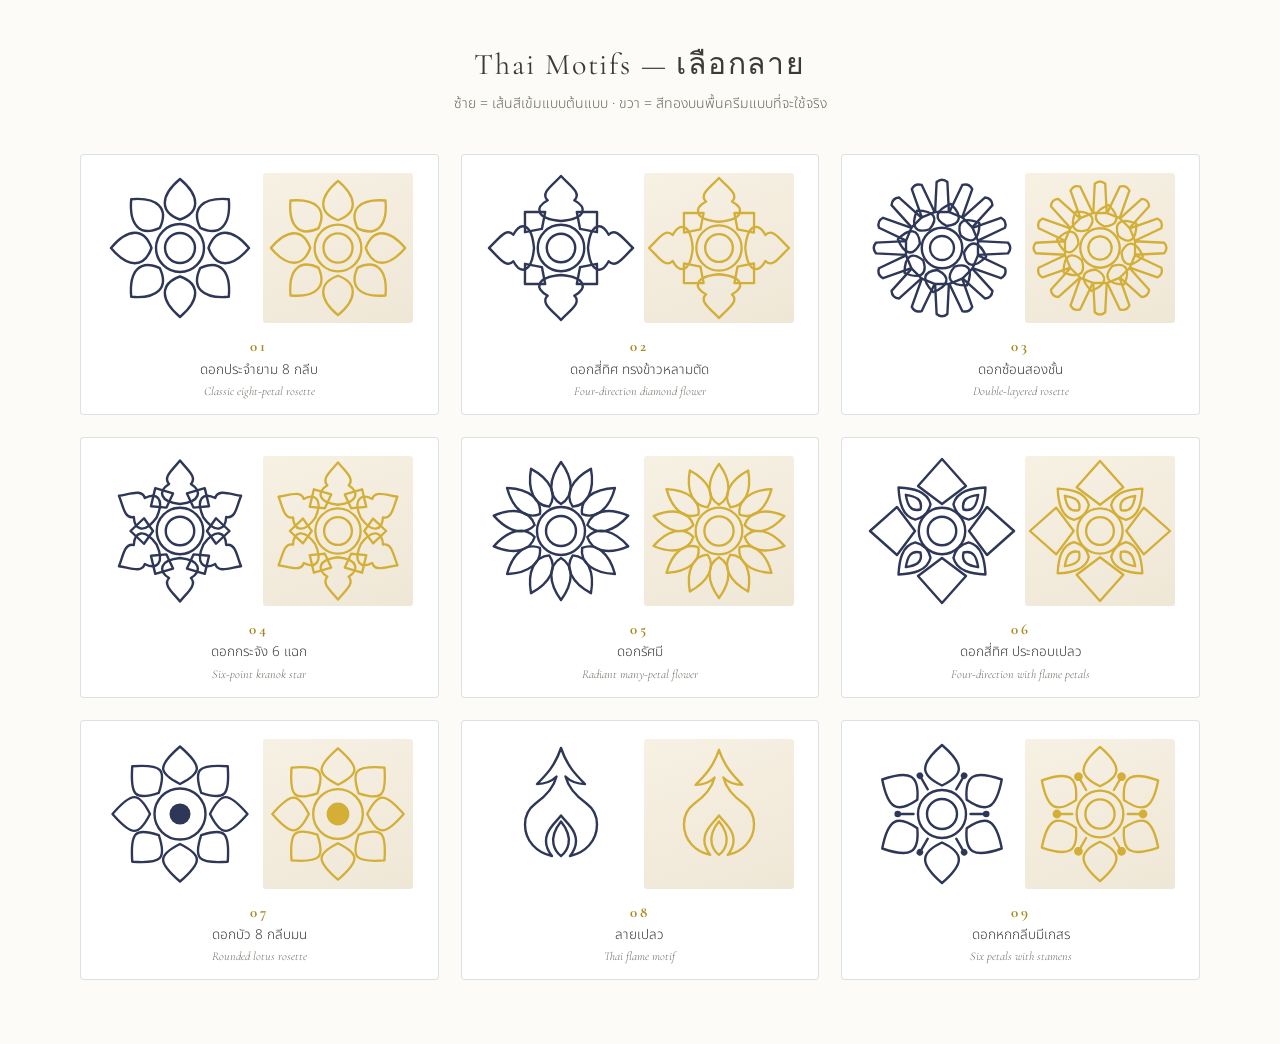
<file: motifs.html>
<!DOCTYPE html>
<html lang="th"><head><meta charset="utf-8">
<meta name="viewport" content="width=device-width,initial-scale=1">
<title>ลายไทย — เลือกแบบ</title>
<link href="https://fonts.googleapis.com/css2?family=Cormorant+Garamond:wght@400;500&family=Noto+Sans+Thai:wght@300;400;500&display=swap" rel="stylesheet">
<style>
  :root{ --ivory:#FDFBF7; --ink:#3B3A36; --gold:#D4AF37; --gold-deep:#A98A20; --dusty:#8A9EA7 }
  *{box-sizing:border-box}
  body{margin:0;padding:40px 24px 64px;background:var(--ivory);color:var(--ink);
       font-family:"Noto Sans Thai",sans-serif;font-weight:300}
  h1{font-family:"Cormorant Garamond",serif;font-weight:400;text-align:center;
     font-size:30px;letter-spacing:.06em;margin:0 0 6px}
  .sub{text-align:center;color:#6B6960;font-size:14px;margin:0 0 40px}
  .grid{display:grid;gap:22px;max-width:1120px;margin:0 auto;
        grid-template-columns:repeat(auto-fill,minmax(330px,1fr))}
  .m{margin:0;background:#fff;border:1px solid rgba(138,158,167,.3);border-radius:4px;
     padding:18px 14px 14px;text-align:center}
  .art{display:flex;gap:8px;justify-content:center;align-items:center}
  .art svg{width:150px;height:150px}
  .motif path,.motif circle{fill:none;stroke:#2E3757;stroke-width:1.6;
     stroke-linejoin:round;stroke-linecap:round}
  .motif .fill{fill:#2E3757;stroke:none}
  .gold .motif path,.gold .motif circle{stroke:var(--gold)}
  .gold .motif .fill{fill:var(--gold)}
  .gold{background:linear-gradient(160deg,#F7F1E4,#EFE7D6);border-radius:3px;padding:2px}
  figcaption{margin-top:12px;font-size:13.5px;line-height:1.5}
  figcaption b{display:block;font-family:"Cormorant Garamond",serif;color:var(--gold-deep);
     font-size:15px;letter-spacing:.2em;margin-bottom:2px}
  figcaption em{display:block;font-family:"Cormorant Garamond",serif;font-style:italic;
     font-size:12px;color:#6B6960;margin-top:2px}
</style></head>
<body>
<h1>Thai Motifs — เลือกลาย</h1>
<p class="sub">ซ้าย = เส้นสีเข้มแบบต้นแบบ · ขวา = สีทองบนพื้นครีมแบบที่จะใช้จริง</p>
<div class="grid">
  <figure class="m">
    <div class="art">
      <svg viewBox="0 0 100 100" aria-hidden="true"><g class="motif"><g transform="rotate(0.00 50 50)"><path d="M50 31 C36.5 26.14 36.5 15.34 50 4 C63.5 15.34 63.5 26.14 50 31 Z"/></g><g transform="rotate(45.00 50 50)"><path d="M50 31 C36.5 26.14 36.5 15.34 50 4 C63.5 15.34 63.5 26.14 50 31 Z"/></g><g transform="rotate(90.00 50 50)"><path d="M50 31 C36.5 26.14 36.5 15.34 50 4 C63.5 15.34 63.5 26.14 50 31 Z"/></g><g transform="rotate(135.00 50 50)"><path d="M50 31 C36.5 26.14 36.5 15.34 50 4 C63.5 15.34 63.5 26.14 50 31 Z"/></g><g transform="rotate(180.00 50 50)"><path d="M50 31 C36.5 26.14 36.5 15.34 50 4 C63.5 15.34 63.5 26.14 50 31 Z"/></g><g transform="rotate(225.00 50 50)"><path d="M50 31 C36.5 26.14 36.5 15.34 50 4 C63.5 15.34 63.5 26.14 50 31 Z"/></g><g transform="rotate(270.00 50 50)"><path d="M50 31 C36.5 26.14 36.5 15.34 50 4 C63.5 15.34 63.5 26.14 50 31 Z"/></g><g transform="rotate(315.00 50 50)"><path d="M50 31 C36.5 26.14 36.5 15.34 50 4 C63.5 15.34 63.5 26.14 50 31 Z"/></g><circle cx="50" cy="50" r="16"/><circle cx="50" cy="50" r="10"/></g></svg>
      <svg viewBox="0 0 100 100" class="gold" aria-hidden="true"><g class="motif"><g transform="rotate(0.00 50 50)"><path d="M50 31 C36.5 26.14 36.5 15.34 50 4 C63.5 15.34 63.5 26.14 50 31 Z"/></g><g transform="rotate(45.00 50 50)"><path d="M50 31 C36.5 26.14 36.5 15.34 50 4 C63.5 15.34 63.5 26.14 50 31 Z"/></g><g transform="rotate(90.00 50 50)"><path d="M50 31 C36.5 26.14 36.5 15.34 50 4 C63.5 15.34 63.5 26.14 50 31 Z"/></g><g transform="rotate(135.00 50 50)"><path d="M50 31 C36.5 26.14 36.5 15.34 50 4 C63.5 15.34 63.5 26.14 50 31 Z"/></g><g transform="rotate(180.00 50 50)"><path d="M50 31 C36.5 26.14 36.5 15.34 50 4 C63.5 15.34 63.5 26.14 50 31 Z"/></g><g transform="rotate(225.00 50 50)"><path d="M50 31 C36.5 26.14 36.5 15.34 50 4 C63.5 15.34 63.5 26.14 50 31 Z"/></g><g transform="rotate(270.00 50 50)"><path d="M50 31 C36.5 26.14 36.5 15.34 50 4 C63.5 15.34 63.5 26.14 50 31 Z"/></g><g transform="rotate(315.00 50 50)"><path d="M50 31 C36.5 26.14 36.5 15.34 50 4 C63.5 15.34 63.5 26.14 50 31 Z"/></g><circle cx="50" cy="50" r="16"/><circle cx="50" cy="50" r="10"/></g></svg>
    </div>
    <figcaption><b>01</b> ดอกประจำยาม 8 กลีบ<em>Classic eight-petal rosette</em></figcaption>
  </figure>
  <figure class="m">
    <div class="art">
      <svg viewBox="0 0 100 100" aria-hidden="true"><g class="motif"><g transform="rotate(0.00 50 50)"><path d="M50 32 C33 30.5 32.32 23 41.16 18.2 C35.72 13.4 44.56 8 50 2 C55.44 8 64.28 13.4 58.84 18.2 C67.68 23 67 30.5 50 32 Z"/></g><g transform="rotate(90.00 50 50)"><path d="M50 32 C33 30.5 32.32 23 41.16 18.2 C35.72 13.4 44.56 8 50 2 C55.44 8 64.28 13.4 58.84 18.2 C67.68 23 67 30.5 50 32 Z"/></g><g transform="rotate(180.00 50 50)"><path d="M50 32 C33 30.5 32.32 23 41.16 18.2 C35.72 13.4 44.56 8 50 2 C55.44 8 64.28 13.4 58.84 18.2 C67.68 23 67 30.5 50 32 Z"/></g><g transform="rotate(270.00 50 50)"><path d="M50 32 C33 30.5 32.32 23 41.16 18.2 C35.72 13.4 44.56 8 50 2 C55.44 8 64.28 13.4 58.84 18.2 C67.68 23 67 30.5 50 32 Z"/></g><g transform="rotate(45.00 50 50)"><path d="M50 32 L40.5 25.6 L50 16 L59.5 25.6 Z"/></g><g transform="rotate(135.00 50 50)"><path d="M50 32 L40.5 25.6 L50 16 L59.5 25.6 Z"/></g><g transform="rotate(225.00 50 50)"><path d="M50 32 L40.5 25.6 L50 16 L59.5 25.6 Z"/></g><g transform="rotate(315.00 50 50)"><path d="M50 32 L40.5 25.6 L50 16 L59.5 25.6 Z"/></g><circle cx="50" cy="50" r="15.5"/><circle cx="50" cy="50" r="9.5"/></g></svg>
      <svg viewBox="0 0 100 100" class="gold" aria-hidden="true"><g class="motif"><g transform="rotate(0.00 50 50)"><path d="M50 32 C33 30.5 32.32 23 41.16 18.2 C35.72 13.4 44.56 8 50 2 C55.44 8 64.28 13.4 58.84 18.2 C67.68 23 67 30.5 50 32 Z"/></g><g transform="rotate(90.00 50 50)"><path d="M50 32 C33 30.5 32.32 23 41.16 18.2 C35.72 13.4 44.56 8 50 2 C55.44 8 64.28 13.4 58.84 18.2 C67.68 23 67 30.5 50 32 Z"/></g><g transform="rotate(180.00 50 50)"><path d="M50 32 C33 30.5 32.32 23 41.16 18.2 C35.72 13.4 44.56 8 50 2 C55.44 8 64.28 13.4 58.84 18.2 C67.68 23 67 30.5 50 32 Z"/></g><g transform="rotate(270.00 50 50)"><path d="M50 32 C33 30.5 32.32 23 41.16 18.2 C35.72 13.4 44.56 8 50 2 C55.44 8 64.28 13.4 58.84 18.2 C67.68 23 67 30.5 50 32 Z"/></g><g transform="rotate(45.00 50 50)"><path d="M50 32 L40.5 25.6 L50 16 L59.5 25.6 Z"/></g><g transform="rotate(135.00 50 50)"><path d="M50 32 L40.5 25.6 L50 16 L59.5 25.6 Z"/></g><g transform="rotate(225.00 50 50)"><path d="M50 32 L40.5 25.6 L50 16 L59.5 25.6 Z"/></g><g transform="rotate(315.00 50 50)"><path d="M50 32 L40.5 25.6 L50 16 L59.5 25.6 Z"/></g><circle cx="50" cy="50" r="15.5"/><circle cx="50" cy="50" r="9.5"/></g></svg>
    </div>
    <figcaption><b>02</b> ดอกสี่ทิศ ทรงข้าวหลามตัด<em>Four-direction diamond flower</em></figcaption>
  </figure>
  <figure class="m">
    <div class="art">
      <svg viewBox="0 0 100 100" aria-hidden="true"><g class="motif"><g transform="rotate(0.00 50 50)"><path d="M45.4 26 L46.412 6 Q50 3 53.588 6 L54.6 26 Z"/></g><g transform="rotate(22.50 50 50)"><path d="M45.4 26 L46.412 6 Q50 3 53.588 6 L54.6 26 Z"/></g><g transform="rotate(45.00 50 50)"><path d="M45.4 26 L46.412 6 Q50 3 53.588 6 L54.6 26 Z"/></g><g transform="rotate(67.50 50 50)"><path d="M45.4 26 L46.412 6 Q50 3 53.588 6 L54.6 26 Z"/></g><g transform="rotate(90.00 50 50)"><path d="M45.4 26 L46.412 6 Q50 3 53.588 6 L54.6 26 Z"/></g><g transform="rotate(112.50 50 50)"><path d="M45.4 26 L46.412 6 Q50 3 53.588 6 L54.6 26 Z"/></g><g transform="rotate(135.00 50 50)"><path d="M45.4 26 L46.412 6 Q50 3 53.588 6 L54.6 26 Z"/></g><g transform="rotate(157.50 50 50)"><path d="M45.4 26 L46.412 6 Q50 3 53.588 6 L54.6 26 Z"/></g><g transform="rotate(180.00 50 50)"><path d="M45.4 26 L46.412 6 Q50 3 53.588 6 L54.6 26 Z"/></g><g transform="rotate(202.50 50 50)"><path d="M45.4 26 L46.412 6 Q50 3 53.588 6 L54.6 26 Z"/></g><g transform="rotate(225.00 50 50)"><path d="M45.4 26 L46.412 6 Q50 3 53.588 6 L54.6 26 Z"/></g><g transform="rotate(247.50 50 50)"><path d="M45.4 26 L46.412 6 Q50 3 53.588 6 L54.6 26 Z"/></g><g transform="rotate(270.00 50 50)"><path d="M45.4 26 L46.412 6 Q50 3 53.588 6 L54.6 26 Z"/></g><g transform="rotate(292.50 50 50)"><path d="M45.4 26 L46.412 6 Q50 3 53.588 6 L54.6 26 Z"/></g><g transform="rotate(315.00 50 50)"><path d="M45.4 26 L46.412 6 Q50 3 53.588 6 L54.6 26 Z"/></g><g transform="rotate(337.50 50 50)"><path d="M45.4 26 L46.412 6 Q50 3 53.588 6 L54.6 26 Z"/></g><g transform="rotate(11.25 50 50)"><path d="M50 35 C40.5 32.3 40.5 26.3 50 20 C59.5 26.3 59.5 32.3 50 35 Z"/></g><g transform="rotate(56.25 50 50)"><path d="M50 35 C40.5 32.3 40.5 26.3 50 20 C59.5 26.3 59.5 32.3 50 35 Z"/></g><g transform="rotate(101.25 50 50)"><path d="M50 35 C40.5 32.3 40.5 26.3 50 20 C59.5 26.3 59.5 32.3 50 35 Z"/></g><g transform="rotate(146.25 50 50)"><path d="M50 35 C40.5 32.3 40.5 26.3 50 20 C59.5 26.3 59.5 32.3 50 35 Z"/></g><g transform="rotate(191.25 50 50)"><path d="M50 35 C40.5 32.3 40.5 26.3 50 20 C59.5 26.3 59.5 32.3 50 35 Z"/></g><g transform="rotate(236.25 50 50)"><path d="M50 35 C40.5 32.3 40.5 26.3 50 20 C59.5 26.3 59.5 32.3 50 35 Z"/></g><g transform="rotate(281.25 50 50)"><path d="M50 35 C40.5 32.3 40.5 26.3 50 20 C59.5 26.3 59.5 32.3 50 35 Z"/></g><g transform="rotate(326.25 50 50)"><path d="M50 35 C40.5 32.3 40.5 26.3 50 20 C59.5 26.3 59.5 32.3 50 35 Z"/></g><circle cx="50" cy="50" r="13.5"/><circle cx="50" cy="50" r="8"/></g></svg>
      <svg viewBox="0 0 100 100" class="gold" aria-hidden="true"><g class="motif"><g transform="rotate(0.00 50 50)"><path d="M45.4 26 L46.412 6 Q50 3 53.588 6 L54.6 26 Z"/></g><g transform="rotate(22.50 50 50)"><path d="M45.4 26 L46.412 6 Q50 3 53.588 6 L54.6 26 Z"/></g><g transform="rotate(45.00 50 50)"><path d="M45.4 26 L46.412 6 Q50 3 53.588 6 L54.6 26 Z"/></g><g transform="rotate(67.50 50 50)"><path d="M45.4 26 L46.412 6 Q50 3 53.588 6 L54.6 26 Z"/></g><g transform="rotate(90.00 50 50)"><path d="M45.4 26 L46.412 6 Q50 3 53.588 6 L54.6 26 Z"/></g><g transform="rotate(112.50 50 50)"><path d="M45.4 26 L46.412 6 Q50 3 53.588 6 L54.6 26 Z"/></g><g transform="rotate(135.00 50 50)"><path d="M45.4 26 L46.412 6 Q50 3 53.588 6 L54.6 26 Z"/></g><g transform="rotate(157.50 50 50)"><path d="M45.4 26 L46.412 6 Q50 3 53.588 6 L54.6 26 Z"/></g><g transform="rotate(180.00 50 50)"><path d="M45.4 26 L46.412 6 Q50 3 53.588 6 L54.6 26 Z"/></g><g transform="rotate(202.50 50 50)"><path d="M45.4 26 L46.412 6 Q50 3 53.588 6 L54.6 26 Z"/></g><g transform="rotate(225.00 50 50)"><path d="M45.4 26 L46.412 6 Q50 3 53.588 6 L54.6 26 Z"/></g><g transform="rotate(247.50 50 50)"><path d="M45.4 26 L46.412 6 Q50 3 53.588 6 L54.6 26 Z"/></g><g transform="rotate(270.00 50 50)"><path d="M45.4 26 L46.412 6 Q50 3 53.588 6 L54.6 26 Z"/></g><g transform="rotate(292.50 50 50)"><path d="M45.4 26 L46.412 6 Q50 3 53.588 6 L54.6 26 Z"/></g><g transform="rotate(315.00 50 50)"><path d="M45.4 26 L46.412 6 Q50 3 53.588 6 L54.6 26 Z"/></g><g transform="rotate(337.50 50 50)"><path d="M45.4 26 L46.412 6 Q50 3 53.588 6 L54.6 26 Z"/></g><g transform="rotate(11.25 50 50)"><path d="M50 35 C40.5 32.3 40.5 26.3 50 20 C59.5 26.3 59.5 32.3 50 35 Z"/></g><g transform="rotate(56.25 50 50)"><path d="M50 35 C40.5 32.3 40.5 26.3 50 20 C59.5 26.3 59.5 32.3 50 35 Z"/></g><g transform="rotate(101.25 50 50)"><path d="M50 35 C40.5 32.3 40.5 26.3 50 20 C59.5 26.3 59.5 32.3 50 35 Z"/></g><g transform="rotate(146.25 50 50)"><path d="M50 35 C40.5 32.3 40.5 26.3 50 20 C59.5 26.3 59.5 32.3 50 35 Z"/></g><g transform="rotate(191.25 50 50)"><path d="M50 35 C40.5 32.3 40.5 26.3 50 20 C59.5 26.3 59.5 32.3 50 35 Z"/></g><g transform="rotate(236.25 50 50)"><path d="M50 35 C40.5 32.3 40.5 26.3 50 20 C59.5 26.3 59.5 32.3 50 35 Z"/></g><g transform="rotate(281.25 50 50)"><path d="M50 35 C40.5 32.3 40.5 26.3 50 20 C59.5 26.3 59.5 32.3 50 35 Z"/></g><g transform="rotate(326.25 50 50)"><path d="M50 35 C40.5 32.3 40.5 26.3 50 20 C59.5 26.3 59.5 32.3 50 35 Z"/></g><circle cx="50" cy="50" r="13.5"/><circle cx="50" cy="50" r="8"/></g></svg>
    </div>
    <figcaption><b>03</b> ดอกซ้อนสองชั้น<em>Double-layered rosette</em></figcaption>
  </figure>
  <figure class="m">
    <div class="art">
      <svg viewBox="0 0 100 100" aria-hidden="true"><g class="motif"><g transform="rotate(0.00 50 50)"><path d="M50 32 C36 30.55 35.44 23.3 42.72 18.66 C38.24 14.02 45.52 8.8 50 3 C54.48 8.8 61.76 14.02 57.28 18.66 C64.56 23.3 64 30.55 50 32 Z"/></g><g transform="rotate(60.00 50 50)"><path d="M50 32 C36 30.55 35.44 23.3 42.72 18.66 C38.24 14.02 45.52 8.8 50 3 C54.48 8.8 61.76 14.02 57.28 18.66 C64.56 23.3 64 30.55 50 32 Z"/></g><g transform="rotate(120.00 50 50)"><path d="M50 32 C36 30.55 35.44 23.3 42.72 18.66 C38.24 14.02 45.52 8.8 50 3 C54.48 8.8 61.76 14.02 57.28 18.66 C64.56 23.3 64 30.55 50 32 Z"/></g><g transform="rotate(180.00 50 50)"><path d="M50 32 C36 30.55 35.44 23.3 42.72 18.66 C38.24 14.02 45.52 8.8 50 3 C54.48 8.8 61.76 14.02 57.28 18.66 C64.56 23.3 64 30.55 50 32 Z"/></g><g transform="rotate(240.00 50 50)"><path d="M50 32 C36 30.55 35.44 23.3 42.72 18.66 C38.24 14.02 45.52 8.8 50 3 C54.48 8.8 61.76 14.02 57.28 18.66 C64.56 23.3 64 30.55 50 32 Z"/></g><g transform="rotate(300.00 50 50)"><path d="M50 32 C36 30.55 35.44 23.3 42.72 18.66 C38.24 14.02 45.52 8.8 50 3 C54.48 8.8 61.76 14.02 57.28 18.66 C64.56 23.3 64 30.55 50 32 Z"/></g><g transform="rotate(30.00 50 50)"><path d="M50 32 L41.5 26 L50 17 L58.5 26 Z"/></g><g transform="rotate(90.00 50 50)"><path d="M50 32 L41.5 26 L50 17 L58.5 26 Z"/></g><g transform="rotate(150.00 50 50)"><path d="M50 32 L41.5 26 L50 17 L58.5 26 Z"/></g><g transform="rotate(210.00 50 50)"><path d="M50 32 L41.5 26 L50 17 L58.5 26 Z"/></g><g transform="rotate(270.00 50 50)"><path d="M50 32 L41.5 26 L50 17 L58.5 26 Z"/></g><g transform="rotate(330.00 50 50)"><path d="M50 32 L41.5 26 L50 17 L58.5 26 Z"/></g><circle cx="50" cy="50" r="15.5"/><circle cx="50" cy="50" r="9.5"/></g></svg>
      <svg viewBox="0 0 100 100" class="gold" aria-hidden="true"><g class="motif"><g transform="rotate(0.00 50 50)"><path d="M50 32 C36 30.55 35.44 23.3 42.72 18.66 C38.24 14.02 45.52 8.8 50 3 C54.48 8.8 61.76 14.02 57.28 18.66 C64.56 23.3 64 30.55 50 32 Z"/></g><g transform="rotate(60.00 50 50)"><path d="M50 32 C36 30.55 35.44 23.3 42.72 18.66 C38.24 14.02 45.52 8.8 50 3 C54.48 8.8 61.76 14.02 57.28 18.66 C64.56 23.3 64 30.55 50 32 Z"/></g><g transform="rotate(120.00 50 50)"><path d="M50 32 C36 30.55 35.44 23.3 42.72 18.66 C38.24 14.02 45.52 8.8 50 3 C54.48 8.8 61.76 14.02 57.28 18.66 C64.56 23.3 64 30.55 50 32 Z"/></g><g transform="rotate(180.00 50 50)"><path d="M50 32 C36 30.55 35.44 23.3 42.72 18.66 C38.24 14.02 45.52 8.8 50 3 C54.48 8.8 61.76 14.02 57.28 18.66 C64.56 23.3 64 30.55 50 32 Z"/></g><g transform="rotate(240.00 50 50)"><path d="M50 32 C36 30.55 35.44 23.3 42.72 18.66 C38.24 14.02 45.52 8.8 50 3 C54.48 8.8 61.76 14.02 57.28 18.66 C64.56 23.3 64 30.55 50 32 Z"/></g><g transform="rotate(300.00 50 50)"><path d="M50 32 C36 30.55 35.44 23.3 42.72 18.66 C38.24 14.02 45.52 8.8 50 3 C54.48 8.8 61.76 14.02 57.28 18.66 C64.56 23.3 64 30.55 50 32 Z"/></g><g transform="rotate(30.00 50 50)"><path d="M50 32 L41.5 26 L50 17 L58.5 26 Z"/></g><g transform="rotate(90.00 50 50)"><path d="M50 32 L41.5 26 L50 17 L58.5 26 Z"/></g><g transform="rotate(150.00 50 50)"><path d="M50 32 L41.5 26 L50 17 L58.5 26 Z"/></g><g transform="rotate(210.00 50 50)"><path d="M50 32 L41.5 26 L50 17 L58.5 26 Z"/></g><g transform="rotate(270.00 50 50)"><path d="M50 32 L41.5 26 L50 17 L58.5 26 Z"/></g><g transform="rotate(330.00 50 50)"><path d="M50 32 L41.5 26 L50 17 L58.5 26 Z"/></g><circle cx="50" cy="50" r="15.5"/><circle cx="50" cy="50" r="9.5"/></g></svg>
    </div>
    <figcaption><b>04</b> ดอกกระจัง 6 แฉก<em>Six-point kranok star</em></figcaption>
  </figure>
  <figure class="m">
    <div class="art">
      <svg viewBox="0 0 100 100" aria-hidden="true"><g class="motif"><g transform="rotate(0.00 50 50)"><path d="M50 32 C41.4 26.96 41.4 15.76 50 4 C58.6 15.76 58.6 26.96 50 32 Z"/></g><g transform="rotate(25.71 50 50)"><path d="M50 32 C41.4 26.96 41.4 15.76 50 4 C58.6 15.76 58.6 26.96 50 32 Z"/></g><g transform="rotate(51.43 50 50)"><path d="M50 32 C41.4 26.96 41.4 15.76 50 4 C58.6 15.76 58.6 26.96 50 32 Z"/></g><g transform="rotate(77.14 50 50)"><path d="M50 32 C41.4 26.96 41.4 15.76 50 4 C58.6 15.76 58.6 26.96 50 32 Z"/></g><g transform="rotate(102.86 50 50)"><path d="M50 32 C41.4 26.96 41.4 15.76 50 4 C58.6 15.76 58.6 26.96 50 32 Z"/></g><g transform="rotate(128.57 50 50)"><path d="M50 32 C41.4 26.96 41.4 15.76 50 4 C58.6 15.76 58.6 26.96 50 32 Z"/></g><g transform="rotate(154.29 50 50)"><path d="M50 32 C41.4 26.96 41.4 15.76 50 4 C58.6 15.76 58.6 26.96 50 32 Z"/></g><g transform="rotate(180.00 50 50)"><path d="M50 32 C41.4 26.96 41.4 15.76 50 4 C58.6 15.76 58.6 26.96 50 32 Z"/></g><g transform="rotate(205.71 50 50)"><path d="M50 32 C41.4 26.96 41.4 15.76 50 4 C58.6 15.76 58.6 26.96 50 32 Z"/></g><g transform="rotate(231.43 50 50)"><path d="M50 32 C41.4 26.96 41.4 15.76 50 4 C58.6 15.76 58.6 26.96 50 32 Z"/></g><g transform="rotate(257.14 50 50)"><path d="M50 32 C41.4 26.96 41.4 15.76 50 4 C58.6 15.76 58.6 26.96 50 32 Z"/></g><g transform="rotate(282.86 50 50)"><path d="M50 32 C41.4 26.96 41.4 15.76 50 4 C58.6 15.76 58.6 26.96 50 32 Z"/></g><g transform="rotate(308.57 50 50)"><path d="M50 32 C41.4 26.96 41.4 15.76 50 4 C58.6 15.76 58.6 26.96 50 32 Z"/></g><g transform="rotate(334.29 50 50)"><path d="M50 32 C41.4 26.96 41.4 15.76 50 4 C58.6 15.76 58.6 26.96 50 32 Z"/></g><circle cx="50" cy="50" r="16"/><circle cx="50" cy="50" r="10"/></g></svg>
      <svg viewBox="0 0 100 100" class="gold" aria-hidden="true"><g class="motif"><g transform="rotate(0.00 50 50)"><path d="M50 32 C41.4 26.96 41.4 15.76 50 4 C58.6 15.76 58.6 26.96 50 32 Z"/></g><g transform="rotate(25.71 50 50)"><path d="M50 32 C41.4 26.96 41.4 15.76 50 4 C58.6 15.76 58.6 26.96 50 32 Z"/></g><g transform="rotate(51.43 50 50)"><path d="M50 32 C41.4 26.96 41.4 15.76 50 4 C58.6 15.76 58.6 26.96 50 32 Z"/></g><g transform="rotate(77.14 50 50)"><path d="M50 32 C41.4 26.96 41.4 15.76 50 4 C58.6 15.76 58.6 26.96 50 32 Z"/></g><g transform="rotate(102.86 50 50)"><path d="M50 32 C41.4 26.96 41.4 15.76 50 4 C58.6 15.76 58.6 26.96 50 32 Z"/></g><g transform="rotate(128.57 50 50)"><path d="M50 32 C41.4 26.96 41.4 15.76 50 4 C58.6 15.76 58.6 26.96 50 32 Z"/></g><g transform="rotate(154.29 50 50)"><path d="M50 32 C41.4 26.96 41.4 15.76 50 4 C58.6 15.76 58.6 26.96 50 32 Z"/></g><g transform="rotate(180.00 50 50)"><path d="M50 32 C41.4 26.96 41.4 15.76 50 4 C58.6 15.76 58.6 26.96 50 32 Z"/></g><g transform="rotate(205.71 50 50)"><path d="M50 32 C41.4 26.96 41.4 15.76 50 4 C58.6 15.76 58.6 26.96 50 32 Z"/></g><g transform="rotate(231.43 50 50)"><path d="M50 32 C41.4 26.96 41.4 15.76 50 4 C58.6 15.76 58.6 26.96 50 32 Z"/></g><g transform="rotate(257.14 50 50)"><path d="M50 32 C41.4 26.96 41.4 15.76 50 4 C58.6 15.76 58.6 26.96 50 32 Z"/></g><g transform="rotate(282.86 50 50)"><path d="M50 32 C41.4 26.96 41.4 15.76 50 4 C58.6 15.76 58.6 26.96 50 32 Z"/></g><g transform="rotate(308.57 50 50)"><path d="M50 32 C41.4 26.96 41.4 15.76 50 4 C58.6 15.76 58.6 26.96 50 32 Z"/></g><g transform="rotate(334.29 50 50)"><path d="M50 32 C41.4 26.96 41.4 15.76 50 4 C58.6 15.76 58.6 26.96 50 32 Z"/></g><circle cx="50" cy="50" r="16"/><circle cx="50" cy="50" r="10"/></g></svg>
    </div>
    <figcaption><b>05</b> ดอกรัศมี<em>Radiant many-petal flower</em></figcaption>
  </figure>
  <figure class="m">
    <div class="art">
      <svg viewBox="0 0 100 100" aria-hidden="true"><g class="motif"><g transform="rotate(0.00 50 50)"><path d="M50 32 L34 20 L50 2 L66 20 Z"/></g><g transform="rotate(90.00 50 50)"><path d="M50 32 L34 20 L50 2 L66 20 Z"/></g><g transform="rotate(180.00 50 50)"><path d="M50 32 L34 20 L50 2 L66 20 Z"/></g><g transform="rotate(270.00 50 50)"><path d="M50 32 L34 20 L50 2 L66 20 Z"/></g><g transform="rotate(45.00 50 50)"><path d="M50 9 C43.76 15.9 38 24.18 42.8 32 C47.36 34.76 52.64 34.76 57.2 32 C62 24.18 56.24 15.9 50 9 Z"/><path d="M50 15.9 C46.4 20.96 43.76 26.02 50 29.7 C56.24 26.02 53.6 20.96 50 15.9 Z"/></g><g transform="rotate(135.00 50 50)"><path d="M50 9 C43.76 15.9 38 24.18 42.8 32 C47.36 34.76 52.64 34.76 57.2 32 C62 24.18 56.24 15.9 50 9 Z"/><path d="M50 15.9 C46.4 20.96 43.76 26.02 50 29.7 C56.24 26.02 53.6 20.96 50 15.9 Z"/></g><g transform="rotate(225.00 50 50)"><path d="M50 9 C43.76 15.9 38 24.18 42.8 32 C47.36 34.76 52.64 34.76 57.2 32 C62 24.18 56.24 15.9 50 9 Z"/><path d="M50 15.9 C46.4 20.96 43.76 26.02 50 29.7 C56.24 26.02 53.6 20.96 50 15.9 Z"/></g><g transform="rotate(315.00 50 50)"><path d="M50 9 C43.76 15.9 38 24.18 42.8 32 C47.36 34.76 52.64 34.76 57.2 32 C62 24.18 56.24 15.9 50 9 Z"/><path d="M50 15.9 C46.4 20.96 43.76 26.02 50 29.7 C56.24 26.02 53.6 20.96 50 15.9 Z"/></g><circle cx="50" cy="50" r="15.5"/><circle cx="50" cy="50" r="9.5"/></g></svg>
      <svg viewBox="0 0 100 100" class="gold" aria-hidden="true"><g class="motif"><g transform="rotate(0.00 50 50)"><path d="M50 32 L34 20 L50 2 L66 20 Z"/></g><g transform="rotate(90.00 50 50)"><path d="M50 32 L34 20 L50 2 L66 20 Z"/></g><g transform="rotate(180.00 50 50)"><path d="M50 32 L34 20 L50 2 L66 20 Z"/></g><g transform="rotate(270.00 50 50)"><path d="M50 32 L34 20 L50 2 L66 20 Z"/></g><g transform="rotate(45.00 50 50)"><path d="M50 9 C43.76 15.9 38 24.18 42.8 32 C47.36 34.76 52.64 34.76 57.2 32 C62 24.18 56.24 15.9 50 9 Z"/><path d="M50 15.9 C46.4 20.96 43.76 26.02 50 29.7 C56.24 26.02 53.6 20.96 50 15.9 Z"/></g><g transform="rotate(135.00 50 50)"><path d="M50 9 C43.76 15.9 38 24.18 42.8 32 C47.36 34.76 52.64 34.76 57.2 32 C62 24.18 56.24 15.9 50 9 Z"/><path d="M50 15.9 C46.4 20.96 43.76 26.02 50 29.7 C56.24 26.02 53.6 20.96 50 15.9 Z"/></g><g transform="rotate(225.00 50 50)"><path d="M50 9 C43.76 15.9 38 24.18 42.8 32 C47.36 34.76 52.64 34.76 57.2 32 C62 24.18 56.24 15.9 50 9 Z"/><path d="M50 15.9 C46.4 20.96 43.76 26.02 50 29.7 C56.24 26.02 53.6 20.96 50 15.9 Z"/></g><g transform="rotate(315.00 50 50)"><path d="M50 9 C43.76 15.9 38 24.18 42.8 32 C47.36 34.76 52.64 34.76 57.2 32 C62 24.18 56.24 15.9 50 9 Z"/><path d="M50 15.9 C46.4 20.96 43.76 26.02 50 29.7 C56.24 26.02 53.6 20.96 50 15.9 Z"/></g><circle cx="50" cy="50" r="15.5"/><circle cx="50" cy="50" r="9.5"/></g></svg>
    </div>
    <figcaption><b>06</b> ดอกสี่ทิศ ประกอบเปลว<em>Four-direction with flame petals</em></figcaption>
  </figure>
  <figure class="m">
    <div class="art">
      <svg viewBox="0 0 100 100" aria-hidden="true"><g class="motif"><g transform="rotate(0.00 50 50)"><path d="M50 30 C35 22.5 35 18 50 5 C65 18 65 22.5 50 30 Z"/></g><g transform="rotate(45.00 50 50)"><path d="M50 30 C35 22.5 35 18 50 5 C65 18 65 22.5 50 30 Z"/></g><g transform="rotate(90.00 50 50)"><path d="M50 30 C35 22.5 35 18 50 5 C65 18 65 22.5 50 30 Z"/></g><g transform="rotate(135.00 50 50)"><path d="M50 30 C35 22.5 35 18 50 5 C65 18 65 22.5 50 30 Z"/></g><g transform="rotate(180.00 50 50)"><path d="M50 30 C35 22.5 35 18 50 5 C65 18 65 22.5 50 30 Z"/></g><g transform="rotate(225.00 50 50)"><path d="M50 30 C35 22.5 35 18 50 5 C65 18 65 22.5 50 30 Z"/></g><g transform="rotate(270.00 50 50)"><path d="M50 30 C35 22.5 35 18 50 5 C65 18 65 22.5 50 30 Z"/></g><g transform="rotate(315.00 50 50)"><path d="M50 30 C35 22.5 35 18 50 5 C65 18 65 22.5 50 30 Z"/></g><circle cx="50" cy="50" r="17"/><circle class="fill" cx="50" cy="50" r="7"/></g></svg>
      <svg viewBox="0 0 100 100" class="gold" aria-hidden="true"><g class="motif"><g transform="rotate(0.00 50 50)"><path d="M50 30 C35 22.5 35 18 50 5 C65 18 65 22.5 50 30 Z"/></g><g transform="rotate(45.00 50 50)"><path d="M50 30 C35 22.5 35 18 50 5 C65 18 65 22.5 50 30 Z"/></g><g transform="rotate(90.00 50 50)"><path d="M50 30 C35 22.5 35 18 50 5 C65 18 65 22.5 50 30 Z"/></g><g transform="rotate(135.00 50 50)"><path d="M50 30 C35 22.5 35 18 50 5 C65 18 65 22.5 50 30 Z"/></g><g transform="rotate(180.00 50 50)"><path d="M50 30 C35 22.5 35 18 50 5 C65 18 65 22.5 50 30 Z"/></g><g transform="rotate(225.00 50 50)"><path d="M50 30 C35 22.5 35 18 50 5 C65 18 65 22.5 50 30 Z"/></g><g transform="rotate(270.00 50 50)"><path d="M50 30 C35 22.5 35 18 50 5 C65 18 65 22.5 50 30 Z"/></g><g transform="rotate(315.00 50 50)"><path d="M50 30 C35 22.5 35 18 50 5 C65 18 65 22.5 50 30 Z"/></g><circle cx="50" cy="50" r="17"/><circle class="fill" cx="50" cy="50" r="7"/></g></svg>
    </div>
    <figcaption><b>07</b> ดอกบัว 8 กลีบมน<em>Rounded lotus rosette</em></figcaption>
  </figure>
  <figure class="m">
    <div class="art">
      <svg viewBox="0 0 100 100" aria-hidden="true"><g class="motif"><path d="M50 6 C46 18 40 24 34 30 C40 30 44 28 47 25 C45 33 40 38 33 43 C29 46 26 51 26 57 C26 68 34 76 44 78 C40 73 39 68 41 63 C43 58 47 55 50 51 C53 55 57 58 59 63 C61 68 60 73 56 78 C66 76 74 68 74 57 C74 51 71 46 67 43 C60 38 55 33 53 25 C56 28 60 30 66 30 C60 24 54 18 50 6 Z"/><path d="M50 55 C46 60 44 65 45 70 C46 75 50 78 50 78 C50 78 54 75 55 70 C56 65 54 60 50 55 Z"/></g></svg>
      <svg viewBox="0 0 100 100" class="gold" aria-hidden="true"><g class="motif"><path d="M50 6 C46 18 40 24 34 30 C40 30 44 28 47 25 C45 33 40 38 33 43 C29 46 26 51 26 57 C26 68 34 76 44 78 C40 73 39 68 41 63 C43 58 47 55 50 51 C53 55 57 58 59 63 C61 68 60 73 56 78 C66 76 74 68 74 57 C74 51 71 46 67 43 C60 38 55 33 53 25 C56 28 60 30 66 30 C60 24 54 18 50 6 Z"/><path d="M50 55 C46 60 44 65 45 70 C46 75 50 78 50 78 C50 78 54 75 55 70 C56 65 54 60 50 55 Z"/></g></svg>
    </div>
    <figcaption><b>08</b> ลายเปลว<em>Thai flame motif</em></figcaption>
  </figure>
  <figure class="m">
    <div class="art">
      <svg viewBox="0 0 100 100" aria-hidden="true"><g class="motif"><g transform="rotate(0.00 50 50)"><path d="M50 31 C35 23.98 35 16.96 50 4 C65 16.96 65 23.98 50 31 Z"/></g><g transform="rotate(60.00 50 50)"><path d="M50 31 C35 23.98 35 16.96 50 4 C65 16.96 65 23.98 50 31 Z"/></g><g transform="rotate(120.00 50 50)"><path d="M50 31 C35 23.98 35 16.96 50 4 C65 16.96 65 23.98 50 31 Z"/></g><g transform="rotate(180.00 50 50)"><path d="M50 31 C35 23.98 35 16.96 50 4 C65 16.96 65 23.98 50 31 Z"/></g><g transform="rotate(240.00 50 50)"><path d="M50 31 C35 23.98 35 16.96 50 4 C65 16.96 65 23.98 50 31 Z"/></g><g transform="rotate(300.00 50 50)"><path d="M50 31 C35 23.98 35 16.96 50 4 C65 16.96 65 23.98 50 31 Z"/></g><g transform="rotate(30.00 50 50)"><path d="M50 31 L50 22"/><circle class="fill" cx="50" cy="20.5" r="2.2"/></g><g transform="rotate(90.00 50 50)"><path d="M50 31 L50 22"/><circle class="fill" cx="50" cy="20.5" r="2.2"/></g><g transform="rotate(150.00 50 50)"><path d="M50 31 L50 22"/><circle class="fill" cx="50" cy="20.5" r="2.2"/></g><g transform="rotate(210.00 50 50)"><path d="M50 31 L50 22"/><circle class="fill" cx="50" cy="20.5" r="2.2"/></g><g transform="rotate(270.00 50 50)"><path d="M50 31 L50 22"/><circle class="fill" cx="50" cy="20.5" r="2.2"/></g><g transform="rotate(330.00 50 50)"><path d="M50 31 L50 22"/><circle class="fill" cx="50" cy="20.5" r="2.2"/></g><circle cx="50" cy="50" r="16"/><circle cx="50" cy="50" r="10"/></g></svg>
      <svg viewBox="0 0 100 100" class="gold" aria-hidden="true"><g class="motif"><g transform="rotate(0.00 50 50)"><path d="M50 31 C35 23.98 35 16.96 50 4 C65 16.96 65 23.98 50 31 Z"/></g><g transform="rotate(60.00 50 50)"><path d="M50 31 C35 23.98 35 16.96 50 4 C65 16.96 65 23.98 50 31 Z"/></g><g transform="rotate(120.00 50 50)"><path d="M50 31 C35 23.98 35 16.96 50 4 C65 16.96 65 23.98 50 31 Z"/></g><g transform="rotate(180.00 50 50)"><path d="M50 31 C35 23.98 35 16.96 50 4 C65 16.96 65 23.98 50 31 Z"/></g><g transform="rotate(240.00 50 50)"><path d="M50 31 C35 23.98 35 16.96 50 4 C65 16.96 65 23.98 50 31 Z"/></g><g transform="rotate(300.00 50 50)"><path d="M50 31 C35 23.98 35 16.96 50 4 C65 16.96 65 23.98 50 31 Z"/></g><g transform="rotate(30.00 50 50)"><path d="M50 31 L50 22"/><circle class="fill" cx="50" cy="20.5" r="2.2"/></g><g transform="rotate(90.00 50 50)"><path d="M50 31 L50 22"/><circle class="fill" cx="50" cy="20.5" r="2.2"/></g><g transform="rotate(150.00 50 50)"><path d="M50 31 L50 22"/><circle class="fill" cx="50" cy="20.5" r="2.2"/></g><g transform="rotate(210.00 50 50)"><path d="M50 31 L50 22"/><circle class="fill" cx="50" cy="20.5" r="2.2"/></g><g transform="rotate(270.00 50 50)"><path d="M50 31 L50 22"/><circle class="fill" cx="50" cy="20.5" r="2.2"/></g><g transform="rotate(330.00 50 50)"><path d="M50 31 L50 22"/><circle class="fill" cx="50" cy="20.5" r="2.2"/></g><circle cx="50" cy="50" r="16"/><circle cx="50" cy="50" r="10"/></g></svg>
    </div>
    <figcaption><b>09</b> ดอกหกกลีบมีเกสร<em>Six petals with stamens</em></figcaption>
  </figure>
</div>
</body></html>
</file>
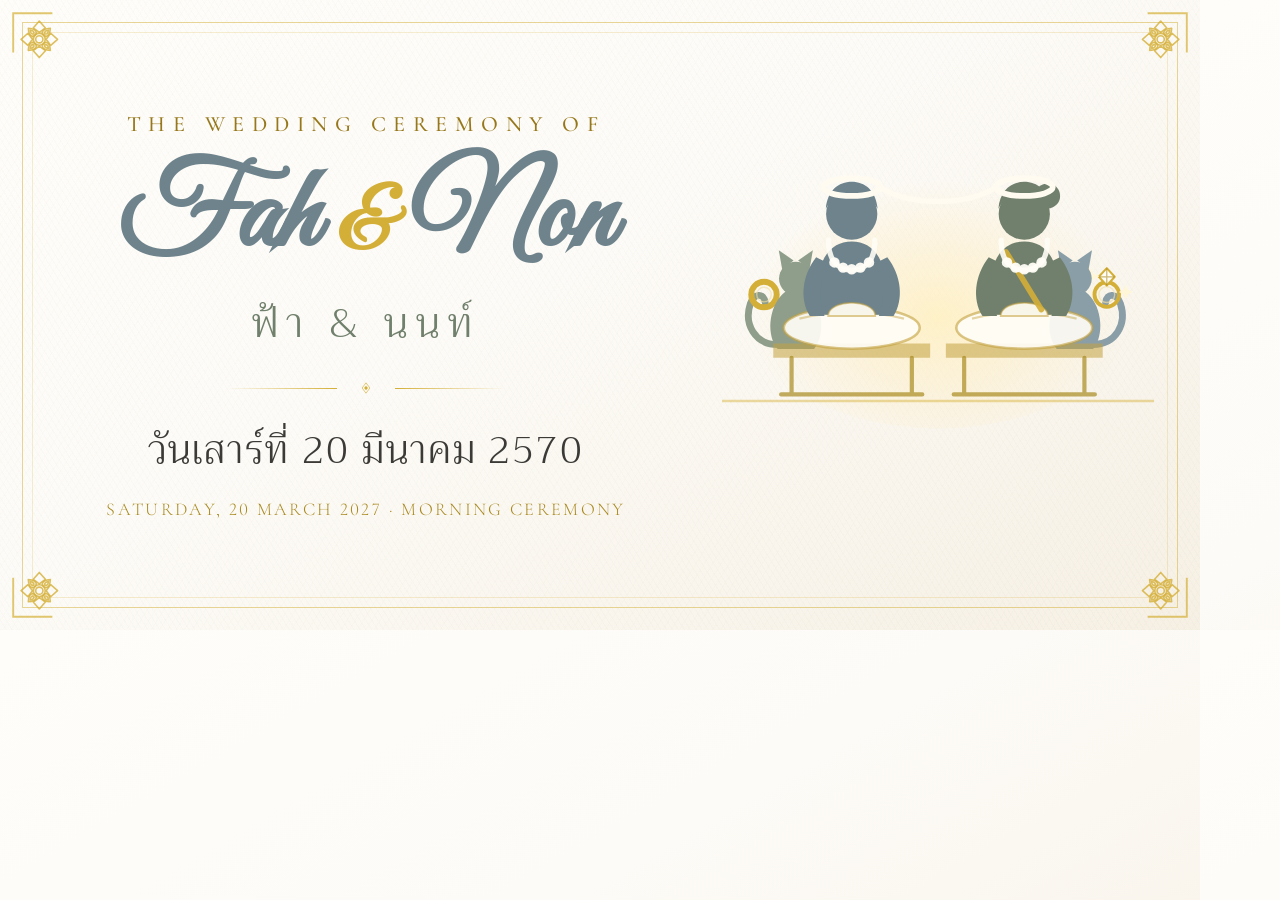
<file: og.html>
<!DOCTYPE html><html lang="th"><head><meta charset="utf-8">
<link href="https://fonts.googleapis.com/css2?family=Great+Vibes&family=Cormorant+Garamond:ital,wght@0,400;0,500;1,400&family=Playfair+Display:wght@400;500&family=Trirong:wght@300;400&family=Noto+Sans+Thai:wght@300;400&display=swap" rel="stylesheet">
<link rel="stylesheet" href="assets/css/style.css">
<style>
  html,body{margin:0;padding:0;width:1200px;height:630px;overflow:hidden}
  body{background:linear-gradient(150deg,#FFFDF9 0%,#FDFBF7 45%,#F6F0E4 100%);
       display:flex;align-items:center;justify-content:center;position:relative}
  .og-grain{position:absolute;inset:0;opacity:.5;
    background-image:repeating-linear-gradient(58deg,rgba(138,158,167,.05) 0 1px,transparent 1px 5px),
                     repeating-linear-gradient(-58deg,rgba(212,175,55,.035) 0 1px,transparent 1px 7px)}
  .og-frame{position:absolute;inset:22px;border:1px solid rgba(212,175,55,.5)}
  .og-frame::after{content:"";position:absolute;inset:9px;border:1px solid rgba(212,175,55,.22)}
  .og-corner{position:absolute;width:76px;height:76px;fill:rgba(212,175,55,.8);
             stroke:rgba(212,175,55,.8);stroke-width:.6;overflow:visible}
  .og-corner .pf-l{fill:none;stroke:rgba(212,175,55,.7);stroke-width:1.6}
  .c-tl{top:12px;left:12px}.c-tr{top:12px;right:12px;transform:scaleX(-1)}
  .c-bl{bottom:12px;left:12px;transform:scaleY(-1)}.c-br{bottom:12px;right:12px;transform:scale(-1)}

  .og-wrap{display:flex;align-items:center;gap:36px;position:relative;z-index:2}
  .og-text{width:640px;text-align:center}
  .og-eyebrow{font-family:"Cormorant Garamond",serif;font-weight:500;font-size:22px;
    letter-spacing:.34em;text-transform:uppercase;color:#96771A;margin:0}
  .og-name{font-family:"Great Vibes",cursive;font-size:118px;line-height:1.05;
    color:#6E838C;margin:14px 0 0}
  .og-name em{font-style:normal;color:#D4AF37;font-size:.74em}
  .og-name-th{font-family:"Trirong",serif;font-weight:300;font-size:40px;
    letter-spacing:.2em;color:#71806D;margin:6px 0 0}
  .og-div{display:flex;align-items:center;justify-content:center;gap:16px;margin:22px 0 0}
  .og-div span{height:1px;width:110px;background:linear-gradient(90deg,transparent,#D4AF37)}
  .og-div span:last-child{background:linear-gradient(90deg,#D4AF37,transparent)}
  .og-div svg{width:26px;height:14px;fill:none;stroke:#D4AF37;stroke-width:1}
  .og-div .fill{fill:#D4AF37;stroke:none}
  .og-date{font-family:"Trirong",serif;font-size:38px;letter-spacing:.05em;color:#3B3A36;margin:22px 0 0}
  .og-date-en{font-family:"Cormorant Garamond",serif;font-size:18px;letter-spacing:.13em;
    text-transform:uppercase;color:#A98A20;margin:8px 0 0;white-space:nowrap;
    font-variant-numeric:lining-nums;font-feature-settings:"lnum" 1}
  .og-art{width:432px;height:372px;position:relative}
  .og-art svg{width:100%;height:100%}
  .og-art .rt-glow{animation:none;opacity:.85}
  .og-art .rc-unit,.og-art .rc-tailring,.og-art .malai,.og-art .rt-side{animation:none}
</style></head><body>
<svg class="svg-defs" aria-hidden="true" focusable="false" width="0" height="0">
  <defs>
    <!-- Thai kanok flame (เปลวกนก) -->
    <g id="kanok">
      <path d="M0 0 C1.5 -11 7 -21.5 19.5 -31 C11.5 -18.5 8.5 -8.5 7.5 -1.5 C5.5 2.5 2 2.5 0 0 Z"/>
      <path fill="none" d="M3.2 -2.6 C5 -10 8.5 -18 14.5 -24.5"/>
    </g>
    <!-- Thai rosettes: ดอกประจำยาม · ดอกสี่ทิศประกอบเปลว · ลายเปลว -->
    <g id="m-rosette" fill="none" stroke-linejoin="round" stroke-linecap="round">
      <g transform="translate(-50,-50)"><g transform="rotate(0.00 50 50)"><path d="M50 31 C36.5 26.14 36.5 15.34 50 4 C63.5 15.34 63.5 26.14 50 31 Z"/></g><g transform="rotate(45.00 50 50)"><path d="M50 31 C36.5 26.14 36.5 15.34 50 4 C63.5 15.34 63.5 26.14 50 31 Z"/></g><g transform="rotate(90.00 50 50)"><path d="M50 31 C36.5 26.14 36.5 15.34 50 4 C63.5 15.34 63.5 26.14 50 31 Z"/></g><g transform="rotate(135.00 50 50)"><path d="M50 31 C36.5 26.14 36.5 15.34 50 4 C63.5 15.34 63.5 26.14 50 31 Z"/></g><g transform="rotate(180.00 50 50)"><path d="M50 31 C36.5 26.14 36.5 15.34 50 4 C63.5 15.34 63.5 26.14 50 31 Z"/></g><g transform="rotate(225.00 50 50)"><path d="M50 31 C36.5 26.14 36.5 15.34 50 4 C63.5 15.34 63.5 26.14 50 31 Z"/></g><g transform="rotate(270.00 50 50)"><path d="M50 31 C36.5 26.14 36.5 15.34 50 4 C63.5 15.34 63.5 26.14 50 31 Z"/></g><g transform="rotate(315.00 50 50)"><path d="M50 31 C36.5 26.14 36.5 15.34 50 4 C63.5 15.34 63.5 26.14 50 31 Z"/></g><circle cx="50" cy="50" r="16"/><circle cx="50" cy="50" r="10"/></g>
    </g>
    <g id="m-fourflame" fill="none" stroke-linejoin="round" stroke-linecap="round">
      <g transform="translate(-50,-50)"><g transform="rotate(0.00 50 50)"><path d="M50 32 L34 20 L50 2 L66 20 Z"/></g><g transform="rotate(90.00 50 50)"><path d="M50 32 L34 20 L50 2 L66 20 Z"/></g><g transform="rotate(180.00 50 50)"><path d="M50 32 L34 20 L50 2 L66 20 Z"/></g><g transform="rotate(270.00 50 50)"><path d="M50 32 L34 20 L50 2 L66 20 Z"/></g><g transform="rotate(45.00 50 50)"><path d="M50 9 C43.76 15.9 38 24.18 42.8 32 C47.36 34.76 52.64 34.76 57.2 32 C62 24.18 56.24 15.9 50 9 Z"/><path d="M50 15.9 C46.4 20.96 43.76 26.02 50 29.7 C56.24 26.02 53.6 20.96 50 15.9 Z"/></g><g transform="rotate(135.00 50 50)"><path d="M50 9 C43.76 15.9 38 24.18 42.8 32 C47.36 34.76 52.64 34.76 57.2 32 C62 24.18 56.24 15.9 50 9 Z"/><path d="M50 15.9 C46.4 20.96 43.76 26.02 50 29.7 C56.24 26.02 53.6 20.96 50 15.9 Z"/></g><g transform="rotate(225.00 50 50)"><path d="M50 9 C43.76 15.9 38 24.18 42.8 32 C47.36 34.76 52.64 34.76 57.2 32 C62 24.18 56.24 15.9 50 9 Z"/><path d="M50 15.9 C46.4 20.96 43.76 26.02 50 29.7 C56.24 26.02 53.6 20.96 50 15.9 Z"/></g><g transform="rotate(315.00 50 50)"><path d="M50 9 C43.76 15.9 38 24.18 42.8 32 C47.36 34.76 52.64 34.76 57.2 32 C62 24.18 56.24 15.9 50 9 Z"/><path d="M50 15.9 C46.4 20.96 43.76 26.02 50 29.7 C56.24 26.02 53.6 20.96 50 15.9 Z"/></g><circle cx="50" cy="50" r="15.5"/><circle cx="50" cy="50" r="9.5"/></g>
    </g>
    <g id="m-flame" fill="none" stroke-linejoin="round" stroke-linecap="round">
      <g transform="translate(-50,-50)"><path d="M50 6 C46 18 40 24 34 30 C40 30 44 28 47 25 C45 33 40 38 33 43 C29 46 26 51 26 57 C26 68 34 76 44 78 C40 73 39 68 41 63 C43 58 47 55 50 51 C53 55 57 58 59 63 C61 68 60 73 56 78 C66 76 74 68 74 57 C74 51 71 46 67 43 C60 38 55 33 53 25 C56 28 60 30 66 30 C60 24 54 18 50 6 Z"/><path d="M50 55 C46 60 44 65 45 70 C46 75 50 78 50 78 C50 78 54 75 55 70 C56 65 54 60 50 55 Z"/></g>
    </g>

    <!-- lotus bud finial -->
    <g id="lotus">
      <path d="M0 0 C-8 -6 -11.5 -16 0 -31 C11.5 -16 8 -6 0 0 Z"/>
      <path fill="none" d="M0 -6 C-4.5 -12 -4.5 -19 0 -25 C4.5 -19 4.5 -12 0 -6 Z"/>
      <path fill="none" d="M-10 .5 C-5.5 -3 5.5 -3 10 .5"/>
    </g>
    <!-- temple spire -->
    <g id="spire" fill="none" stroke-linecap="round" stroke-linejoin="round">
      <path d="M-7 0 L7 0"/>
      <path d="M-5.5 0 L-4.6 -7 L-3.4 -20 L0 -33 L3.4 -20 L4.6 -7 L5.5 0 Z"/>
      <path d="M-3.6 -13 L3.6 -13"/>
      <circle cx="0" cy="-36.5" r="2.1"/>
      <path d="M0 -38.6 L0 -46"/>
    </g>

    <radialGradient id="waxGrad" cx="36%" cy="30%" r="76%">
      <stop offset="0%"   stop-color="#F6E5B0"/>
      <stop offset="40%"  stop-color="#DEBA4E"/>
      <stop offset="76%"  stop-color="#B8912A"/>
      <stop offset="100%" stop-color="#8A6912"/>
    </radialGradient>
    <linearGradient id="sunrise" x1="0" y1="0" x2="0" y2="1">
      <stop offset="0%"   stop-color="#FDF8EC"/>
      <stop offset="32%"  stop-color="#F7E9C9"/>
      <stop offset="58%"  stop-color="#EEDDBE"/>
      <stop offset="80%"  stop-color="#D9DAD0"/>
      <stop offset="100%" stop-color="#BFCBC6"/>
    </linearGradient>
    <radialGradient id="sunGlow" cx="50%" cy="66%" r="42%">
      <stop offset="0%"   stop-color="#FFF0BE" stop-opacity=".95"/>
      <stop offset="55%"  stop-color="#FFEDC0" stop-opacity=".45"/>
      <stop offset="100%" stop-color="#FFEDC0" stop-opacity="0"/>
    </radialGradient>
  </defs>
</svg>
<div class="og-grain"></div>
<div class="og-frame"></div>
<svg class="og-corner c-tl" viewBox="0 0 64 64"><path class="pf-l" d="M1 34 V1 H34"/><use href="#m-fourflame" stroke-width="4.2" transform="translate(23,23) scale(.32)"/></svg>
<svg class="og-corner c-tr" viewBox="0 0 64 64"><path class="pf-l" d="M1 34 V1 H34"/><use href="#m-fourflame" stroke-width="4.2" transform="translate(23,23) scale(.32)"/></svg>
<svg class="og-corner c-bl" viewBox="0 0 64 64"><path class="pf-l" d="M1 34 V1 H34"/><use href="#m-fourflame" stroke-width="4.2" transform="translate(23,23) scale(.32)"/></svg>
<svg class="og-corner c-br" viewBox="0 0 64 64"><path class="pf-l" d="M1 34 V1 H34"/><use href="#m-fourflame" stroke-width="4.2" transform="translate(23,23) scale(.32)"/></svg>

<div class="og-wrap">
  <div class="og-text">
    <p class="og-eyebrow">The Wedding Ceremony of</p>
    <h1 class="og-name">Fah <em>&amp;</em> Non</h1>
    <p class="og-name-th">ฟ้า &amp; นนท์</p>
    <div class="og-div"><span></span>
      <svg viewBox="0 0 40 20"><path d="M20 2 L26 10 L20 18 L14 10 Z"/><path class="fill" d="M20 6.5 L23 10 L20 13.5 L17 10 Z"/></svg>
      <span></span></div>
    <p class="og-date">วันเสาร์ที่ 20 มีนาคม 2570</p>
    <p class="og-date-en">Saturday, 20 March 2027 · Morning Ceremony</p>
  </div>
  <div class="og-art">
    <svg viewBox="56 258 228 196" xmlns="http://www.w3.org/2000/svg">
      <ellipse class="rt-glow" cx="170" cy="330" rx="118" ry="86" fill="url(#sunGlow)"/>
<g class="ringcats">
            <g class="rc-unit rc-unit--l" transform="translate(94 374) scale(1.2)"><g class="rc-tailring"><path class="rc-tail rc-cat-s" d="M-8 -2 c-10 0 -15 -9 -12 -18 c1.5 -4.5 6 -5 6.5 -0.5" fill="none" stroke-width="3.4" stroke-linecap="round"/><circle class="rc-band rc-band--groom" cx="-14" cy="-24" r="5.6"/><circle class="rc-band-hi" cx="-14" cy="-24" r="3.2"/></g><path class="rc-cat" d="M-8 0 c-5 -6 -4 -18 2 -24 c2 -2 4 -3 6 -3 c2 0 4 1 6 3 c6 6 7 18 2 24 Z"/><circle class="rc-cat" cx="0" cy="-31" r="7.4"/><path class="rc-cat" d="M-6 -35 l-1.5 -8.5 6.5 4.5 Z"/><path class="rc-cat" d="M6 -35 l1.5 -8.5 -6.5 4.5 Z"/></g>
            <g class="rc-unit rc-unit--r" transform="translate(258 374) scale(-1.2,1.2)"><g class="rc-tailring"><path class="rc-tail rc-cat-2-s" d="M-8 -2 c-10 0 -15 -9 -12 -18 c1.5 -4.5 6 -5 6.5 -0.5" fill="none" stroke-width="3.4" stroke-linecap="round"/><circle class="rc-band" cx="-14" cy="-24" r="5.4"/><circle class="rc-band-hi" cx="-14" cy="-24" r="3.5"/><path class="rc-gem" d="M-14 -35.6 L-10.5 -31.8 L-14 -28 L-17.5 -31.8 Z"/><path class="rc-gem-facet" d="M-17.5 -31.8 H-10.5 M-14 -35.6 V-28"/><path class="rc-sparkle" d="M-6.2 -36.6 l1.5 3.1 3.1 1.5 -3.1 1.5 -1.5 3.1 -1.5 -3.1 -3.1 -1.5 3.1 -1.5 Z"/><path class="rc-sparkle rc-sparkle--b" d="M-22.4 -28.2 l1 2.1 2.1 1 -2.1 1 -1 2.1 -1 -2.1 -2.1 -1 2.1 -1 Z"/></g><path class="rc-cat-2" d="M-8 0 c-5 -6 -4 -18 2 -24 c2 -2 4 -3 6 -3 c2 0 4 1 6 3 c6 6 7 18 2 24 Z"/><circle class="rc-cat-2" cx="0" cy="-31" r="7.4"/><path class="rc-cat-2" d="M-6 -35 l-1.5 -8.5 6.5 4.5 Z"/><path class="rc-cat-2" d="M6 -35 l1.5 -8.5 -6.5 4.5 Z"/></g>
          </g>
<g class="ritual" transform="translate(170 400) scale(1.38)">
            <path class="rt-floor" d="M-112 1 H112"/>
            <g class="rt-side"><path class="rt-table" d="M-30 -21 h60 v5.5 h-60 Z"/><path class="rt-table-leg" d="M-23 -15.5 v14 M23 -15.5 v14 M-27 -1.5 h54"/><ellipse class="rt-cushion" cx="0" cy="-27" rx="26" ry="8"/><path class="rt-cushion-line" d="M-20 -30.5 C-8 -33.5 8 -33.5 20 -30.5"/><path class="rt-fig" d="M-12.5 -32 C-15 -48 -11 -60 0 -60 C11 -60 15 -48 12.5 -32 Z"/><path class="rt-fig" d="M-13.6 -54 C-19 -47 -20 -38 -16 -31.5 L-10.4 -31.5 C-13 -38 -12 -46 -8.6 -51.5 Z"/><path class="rt-fig" d="M13.6 -54 C19 -47 20 -38 16 -31.5 L10.4 -31.5 C13 -38 12 -46 8.6 -51.5 Z"/><path class="rt-hand" d="M-9 -31.5 C-9 -35 -4 -36.5 0 -36.5 C4 -36.5 9 -35 9 -31.5 Z"/><circle class="rt-fig" cx="0" cy="-70.5" r="9.8"/><path class="rt-fig" d="M-9.9 -72.5 C-9.3 -79.5 -5 -82.8 0 -82.8 C5 -82.8 9.3 -79.5 9.9 -72.5 C7.2 -77.6 4.1 -79.2 0 -79.2 C-4.1 -79.2 -7.2 -77.6 -9.9 -72.5 Z"/><path class="rt-malai" d="M-8.8 -60.5 C-9.2 -52.5 -4.7 -49 0 -49 C4.7 -49 9.2 -52.5 8.8 -60.5"/><circle class="rt-bud" cx="-6.6" cy="-52.0" r="2"/><circle class="rt-bud" cx="-3.3" cy="-50.0" r="2"/><circle class="rt-bud" cx="0.0" cy="-49.4" r="2"/><circle class="rt-bud" cx="3.3" cy="-50.0" r="2"/><circle class="rt-bud" cx="6.6" cy="-52.0" r="2"/><ellipse class="rt-mongkol" cx="0" cy="-80.8" rx="10.9" ry="3.4"/></g>
            <g class="rt-side rt-side--b"><path class="rt-table" d="M-30 -21 h60 v5.5 h-60 Z"/><path class="rt-table-leg" d="M-23 -15.5 v14 M23 -15.5 v14 M-27 -1.5 h54"/><ellipse class="rt-cushion" cx="0" cy="-27" rx="26" ry="8"/><path class="rt-cushion-line" d="M-20 -30.5 C-8 -33.5 8 -33.5 20 -30.5"/><path class="rt-fig-2" d="M-12.5 -32 C-15 -48 -11 -60 0 -60 C11 -60 15 -48 12.5 -32 Z"/><path class="rt-fig-2" d="M-13.6 -54 C-19 -47 -20 -38 -16 -31.5 L-10.4 -31.5 C-13 -38 -12 -46 -8.6 -51.5 Z"/><path class="rt-fig-2" d="M13.6 -54 C19 -47 20 -38 16 -31.5 L10.4 -31.5 C13 -38 12 -46 8.6 -51.5 Z"/><path class="rt-hand" d="M-9 -31.5 C-9 -35 -4 -36.5 0 -36.5 C4 -36.5 9 -35 9 -31.5 Z"/><circle class="rt-fig-2" cx="0" cy="-70.5" r="9.8"/><path class="rt-fig-2" d="M-9.9 -72.5 C-9.3 -79.5 -5 -82.8 0 -82.8 C5 -82.8 9.3 -79.5 9.9 -72.5 C7.2 -77.6 4.1 -79.2 0 -79.2 C-4.1 -79.2 -7.2 -77.6 -9.9 -72.5 Z"/><circle class="rt-fig-2" cx="8.9" cy="-77.4" r="4.8"/><path class="rt-sash" d="M-7 -56 L6.5 -34"/><path class="rt-malai" d="M-8.8 -60.5 C-9.2 -52.5 -4.7 -49 0 -49 C4.7 -49 9.2 -52.5 8.8 -60.5"/><circle class="rt-bud" cx="-6.6" cy="-52.0" r="2"/><circle class="rt-bud" cx="-3.3" cy="-50.0" r="2"/><circle class="rt-bud" cx="0.0" cy="-49.4" r="2"/><circle class="rt-bud" cx="3.3" cy="-50.0" r="2"/><circle class="rt-bud" cx="6.6" cy="-52.0" r="2"/><ellipse class="rt-mongkol" cx="0" cy="-80.8" rx="10.9" ry="3.4"/></g>
            <path class="rt-cord" d="M-22.1 -80.8 C-12 -73.5 12 -73.5 22.1 -80.8"/>
          </g>
    </svg>
  </div>
</div>
</body></html>
</file>
<file: assets/css/style.css>
/* =========================================================
   Fah & Non — Wedding E-Card
   Minimal Luxury · Thai Modern
   ========================================================= */

:root{
  --dusty:#8A9EA7;  --dusty-dark:#6E838C;  --dusty-light:#B5C4CA;
  --sage:#8F9E8B;   --sage-dark:#71806D;   --sage-light:#BCC7B8;
  --ivory:#FDFBF7;  --ivory-deep:#F4EFE6;
  --gold:#D4AF37;   --gold-soft:#E6CE85;   --gold-deep:#A98A20;
  --ink:#3B3A36;    --ink-soft:#6B6960;

  --f-script:"Great Vibes", cursive;
  --f-serif:"Cormorant Garamond","Trirong",serif;
  /* figures only — Cormorant's 1 reads as a capital I */
  --f-num:"Playfair Display","Cormorant Garamond",serif;
  --f-thai:"Trirong",serif;
  --f-sans:"Noto Sans Thai",ui-sans-serif,system-ui,-apple-system,sans-serif;

  /* ── reading size ────────────────────────────────────────────
     one knob for every block of text on the page.
     1 = original · 1.12 = current · 1.25 = large-print          */
  --fs:1.12;

  --ease-door:cubic-bezier(.22,.9,.24,1);
  --shadow-soft:0 18px 50px -28px rgba(59,58,54,.45);
}

*,*::before,*::after{ box-sizing:border-box; }

html{ scroll-behavior:smooth; -webkit-text-size-adjust:100%; }

body{
  margin:0;
  background:var(--ivory);
  color:var(--ink);
  font-family:var(--f-sans);
  font-weight:300;
  font-size:calc(16px * var(--fs));
  line-height:1.78;
  font-variant-numeric:lining-nums;
  font-feature-settings:"lnum" 1;
  letter-spacing:.01em;
  -webkit-font-smoothing:antialiased;
  overflow-x:hidden;
}

/* the door screen holds the page still — the rule has to sit on <html> too,
   otherwise the viewport keeps scrolling behind the fixed door stage */
html.is-locked,
body.is-locked{ overflow:hidden; height:100%; overscroll-behavior:none; }

img,svg{ max-width:100%; }
button{ font:inherit; color:inherit; }

::selection{ background:rgba(212,175,55,.22); }

/* ---------- Shared decorative bits ---------- */
.svg-defs{ position:absolute; width:0; height:0; overflow:hidden; }

.mono-letter{ font-family:var(--f-script); color:var(--gold); line-height:1; }
.mono-amp{ font-family:var(--f-serif); font-style:italic; color:var(--gold-soft); line-height:1; }

/* =========================================================
   1 · DOOR LANDING
   ========================================================= */
.door-stage{
  position:fixed; inset:0; z-index:60;
  background:
    radial-gradient(120% 90% at 50% 46%, #4C5F67 0%, #3A4A52 55%, #26333A 100%);
  perspective:1500px; perspective-origin:50% 46%;
  overflow:hidden;
}
.door-stage::after{
  content:""; position:absolute; inset:0; pointer-events:none; z-index:6;
  background:radial-gradient(96% 76% at 50% 44%, transparent 44%, rgba(12,20,24,.62) 100%);
}

/* warm halo behind the doors — the light waiting on the other side */
.door-halo{
  position:absolute; left:50%; top:46%; width:78vmin; height:78vmin;
  transform:translate(-50%,-50%);
  background:radial-gradient(circle, rgba(255,238,196,.30) 0%, rgba(255,238,196,0) 66%);
  animation:halo 5.5s ease-in-out infinite;
}
@keyframes halo{ 0%,100%{opacity:.6; transform:translate(-50%,-50%) scale(1)} 50%{opacity:1; transform:translate(-50%,-50%) scale(1.08)} }

.door-scene{ position:absolute; inset:0; transform-style:preserve-3d; z-index:2; }

.door{
  position:absolute; top:0; bottom:0; width:50.5%;
  transform-style:preserve-3d; will-change:transform; backface-visibility:hidden;
}
.door--left { left:0;  transform-origin:left center;  }
.door--right{ right:0; transform-origin:right center; }

.door-face{
  position:absolute; inset:0; overflow:hidden;
  background:
    linear-gradient(115deg, rgba(255,255,255,.13) 0%, rgba(255,255,255,0) 44%),
    linear-gradient(180deg, #9BAEB6 0%, #7B8F97 34%, #6E837C 68%, #55665F 100%);
  box-shadow:inset 0 0 130px rgba(12,22,26,.5);
}
.door--left  .door-face{ border-right:2px solid rgba(212,175,55,.55); }
.door--right .door-face{ border-left:2px  solid rgba(212,175,55,.55); }

/* fine woven texture */
.door-face::before{
  content:""; position:absolute; inset:0; opacity:.07; pointer-events:none; z-index:2;
  background-image:
    repeating-linear-gradient(45deg, rgba(255,255,255,.55) 0 1px, transparent 1px 8px),
    repeating-linear-gradient(-45deg, rgba(0,0,0,.32) 0 1px, transparent 1px 8px);
}

/* plain panelling with a fine gold trim */
.door-face{ display:flex; flex-direction:column; align-items:center; justify-content:center;
  gap:3.4vh; padding:7vh 9%; }
.door-panel{
  position:relative; width:100%; max-width:238px; z-index:1;
  border:1.4px solid rgba(226,201,126,.62);
  background:linear-gradient(180deg, rgba(255,255,255,.05), rgba(0,0,0,.05));
  box-shadow:
    inset 0 0 0 5px rgba(212,175,55,.07),
    inset 0 10px 34px rgba(0,0,0,.16),
    0 1px 0 rgba(255,255,255,.14);
}
.door-panel::after{
  content:""; position:absolute; inset:9px;
  border:.7px solid rgba(212,175,55,.34);
  border-radius:inherit;
}
.door-panel--arch{ height:36vh; max-height:340px; border-radius:150px 150px 4px 4px; }
.door-panel--arch::after{ border-radius:142px 142px 3px 3px; }
.door-panel--base{ height:16vh; max-height:154px; border-radius:4px; }

/* slow travelling sheen across the gold */
.door-sheen{
  position:absolute; top:-30%; bottom:-30%; width:38%; z-index:3; pointer-events:none;
  background:linear-gradient(100deg, transparent 0%, rgba(255,248,220,.16) 45%, rgba(255,248,220,.30) 50%, rgba(255,248,220,.16) 55%, transparent 100%);
  filter:blur(4px);
  animation:sheen 7.5s ease-in-out infinite;
}
.door--right .door-sheen{ animation-delay:.5s; }
@keyframes sheen{
  0%,68%{ transform:translateX(-160%) skewX(-12deg); opacity:0 }
  74%   { opacity:.9 }
  100%  { transform:translateX(320%) skewX(-12deg); opacity:0 }
}

/* light falls off the leaf as it swings away from the viewer */
.door-shade{
  position:absolute; inset:0; z-index:5; opacity:0; pointer-events:none;
  background:linear-gradient(90deg, rgba(6,12,16,.15), rgba(6,12,16,.75));
}
.door--right .door-shade{
  background:linear-gradient(270deg, rgba(6,12,16,.15), rgba(6,12,16,.75));
}

.door-knob{
  position:absolute; top:71%; width:13px; height:48px; border-radius:8px; z-index:4;
  background:linear-gradient(180deg,#F3E3AE,#B8912A 55%,#8E6E16);
  box-shadow:0 2px 12px rgba(0,0,0,.45), inset 0 1px 0 rgba(255,255,255,.5);
  transform:translateY(-50%);
}
.door--left  .door-knob{ right:13px; }
.door--right .door-knob{ left:13px;  }

/* --- wax seal --- */
.seal-slot{
  position:absolute; left:50%; top:44%;
  width:min(46vw,204px); aspect-ratio:1;
  transform:translate(-50%,-50%); z-index:9;
}
.seal{
  position:relative; width:100%; height:100%;
  display:grid; place-items:center;
  padding:0; border:0; background:none; cursor:pointer;
  -webkit-tap-highlight-color:transparent;
  filter:drop-shadow(0 0 14px rgba(230,206,133,.45));
  transition:filter .5s;
  animation:sealBreathe 3.4s ease-in-out infinite;
}
.seal:hover{ filter:drop-shadow(0 0 22px rgba(240,220,150,.75)); }
.seal:focus-visible{ outline:2px solid var(--gold-soft); outline-offset:10px; border-radius:50%; }
@keyframes sealBreathe{
  0%,100%{ transform:scale(1) }
  50%    { transform:scale(1.04) }
}

/* inviting pulse rings — this is the tap affordance now */
.seal-ring{
  position:absolute; inset:-2%; border-radius:50%; pointer-events:none;
  border:1px solid rgba(240,223,166,.75);
  animation:sealPulse 3s cubic-bezier(.25,.9,.35,1) infinite;
}
.seal-ring--2{ animation-delay:1s; }
.seal-ring--3{ animation-delay:2s; }
@keyframes sealPulse{
  0%  { transform:scale(1);   opacity:.85 }
  70% { opacity:.12 }
  100%{ transform:scale(1.55); opacity:0 }
}
.seal::before{
  content:""; position:absolute; inset:-24%;
  border-radius:50%; pointer-events:none;
  background:radial-gradient(circle, rgba(255,238,186,.30) 0%, rgba(255,238,186,.10) 42%, rgba(255,238,186,0) 70%);
  animation:sealGlow 3.6s ease-in-out infinite;
}
@keyframes sealGlow{ 0%,100%{opacity:.5; transform:scale(.96)} 50%{opacity:1; transform:scale(1.1)} }

.seal-svg{ position:absolute; inset:0; width:100%; height:100%; }
.mono-circle{
  fill:none; stroke:rgba(238,214,146,.9); stroke-width:1.5;
}
.mono-circle--dash{
  stroke:rgba(238,214,146,.45); stroke-width:.8; stroke-dasharray:2 6;
}

.seal-mono{
  position:relative; z-index:2;
  display:flex; align-items:baseline; justify-content:center; gap:.08em;
}
.seal-mono .mono-letter{
  font-size:clamp(44px,12vw,68px); color:#F0DBA0;
  text-shadow:0 0 14px rgba(240,219,160,.55), 0 1px 2px rgba(0,0,0,.35);
}
.seal-mono .mono-amp{
  font-size:clamp(21px,5.6vw,31px); color:#E6CE85;
  text-shadow:0 0 12px rgba(230,206,133,.5);
}

.seal-shine{
  position:absolute; inset:0; border-radius:50%; overflow:hidden; z-index:3; pointer-events:none;
}
.seal-shine::after{
  content:""; position:absolute; top:-40%; left:-60%; width:46%; height:180%;
  background:linear-gradient(100deg, transparent, rgba(255,246,214,.42), transparent);
  transform:skewX(-16deg); filter:blur(2px);
  animation:sealShine 4.6s ease-in-out infinite;
}
@keyframes sealShine{ 0%,62%{ left:-60% } 88%,100%{ left:130% } }

/* light through the seam */
.door-lightbeam{
  position:absolute; left:50%; top:0; bottom:0; width:0; z-index:1; opacity:0;
  transform:translateX(-50%);
  background:linear-gradient(90deg,
     rgba(255,247,225,0) 0%, rgba(255,247,225,.96) 44%,
     rgba(255,233,176,.98) 56%, rgba(255,247,225,0) 100%);
  filter:blur(7px);
}

/* god rays that fan out once the doors part */
.godrays{
  position:absolute; left:50%; top:46%; width:1px; height:1px; z-index:1; opacity:0;
  transform:translate(-50%,-50%);
}
.godrays i{
  position:absolute; left:50%; top:0; transform-origin:50% 0;
  width:14vmax; height:150vmax; margin-left:-7vmax;
  background:linear-gradient(180deg, rgba(255,244,214,.42), rgba(255,244,214,0) 62%);
  filter:blur(10px);
}
.godrays i:nth-child(1){ transform:rotate(-34deg) }
.godrays i:nth-child(2){ transform:rotate(-16deg) }
.godrays i:nth-child(3){ transform:rotate(0deg) }
.godrays i:nth-child(4){ transform:rotate(16deg) }
.godrays i:nth-child(5){ transform:rotate(34deg) }

/* floating gold dust */
.dust{ position:absolute; inset:0; z-index:7; pointer-events:none; overflow:hidden; }
.dust span{
  position:absolute; bottom:-12px; border-radius:50%;
  background:radial-gradient(circle, rgba(255,240,196,.95), rgba(255,240,196,0) 70%);
  animation:floatUp linear infinite;
}
@keyframes floatUp{
  0%  { transform:translate3d(0,0,0) scale(.6); opacity:0 }
  12% { opacity:.9 }
  70% { opacity:.7 }
  100%{ transform:translate3d(var(--dx,10px),-108vh,0) scale(1.15); opacity:0 }
}

/* CSS-only fallback when GSAP is unavailable */
.door-stage.is-opening .door{ transition:transform 2s var(--ease-door); }
.door-stage.is-opening .door--left { transform:rotateY(92deg);  }
.door-stage.is-opening .door--right{ transform:rotateY(-92deg); }
.door-stage.is-opening .door-shade{ opacity:.7; transition:opacity 1.8s ease; }
.door-stage.is-opening .seal{ opacity:0; animation:none; transform:scale(1.4); transition:opacity .6s ease, transform .9s ease; }
.door-stage.is-opening .door-lightbeam{ width:34vw; opacity:1; transition:width 1.6s ease-out, opacity 1s ease; }
.door-stage.is-gone{ opacity:0; visibility:hidden; transition:opacity .9s ease .6s, visibility 0s linear 1.5s; }

.reveal-bloom{
  position:fixed; inset:0; z-index:55; pointer-events:none; opacity:0;
  background:
    radial-gradient(58% 44% at 50% 46%, rgba(255,250,238,.99) 0%, rgba(253,251,247,.86) 46%, rgba(253,251,247,0) 74%);
}

/* =========================================================
   2 · MUSIC TOGGLE
   ========================================================= */
.music-toggle{
  position:fixed; z-index:70;
  right:max(16px, env(safe-area-inset-right)); bottom:max(16px, env(safe-area-inset-bottom));
  width:48px; height:48px; border-radius:50%; cursor:pointer;
  display:grid; place-items:center;
  background:rgba(253,251,247,.86); backdrop-filter:blur(8px);
  border:1px solid rgba(212,175,55,.45);
  box-shadow:0 8px 24px -12px rgba(59,58,54,.6);
  transition:transform .3s var(--ease-door), box-shadow .3s;
}
.music-toggle:hover{ transform:translateY(-2px); }
.music-toggle:focus-visible{ outline:2px solid var(--gold); outline-offset:3px; }
.music-toggle .ico{ width:20px; height:20px; fill:none; stroke:var(--dusty-dark); stroke-width:1.6; stroke-linecap:round; }
.music-toggle .ico-on{ display:none; }
.music-toggle[aria-pressed="true"] .ico-on{ display:block; }
.music-toggle[aria-pressed="true"] .ico-off{ display:none; }
.music-toggle[aria-pressed="true"]{ border-color:var(--gold); }
.music-wave{ position:absolute; inset:0; display:none; }
.music-toggle[aria-pressed="true"] .music-wave{ display:block; }
.music-wave i{
  position:absolute; inset:0; border-radius:50%;
  border:1px solid rgba(212,175,55,.45);
  animation:ripple 2.4s ease-out infinite;
}
.music-wave i:nth-child(2){ animation-delay:.8s; }
.music-wave i:nth-child(3){ animation-delay:1.6s; }
@keyframes ripple{ 0%{transform:scale(1);opacity:.7} 100%{transform:scale(1.7);opacity:0} }

/* =========================================================
   3 · LAYOUT PRIMITIVES
   ========================================================= */
.invite{ opacity:0; visibility:hidden; }
.invite.is-visible{ opacity:1; visibility:visible; transition:opacity 1s ease; }

.section{ padding:clamp(72px,11vw,132px) 0; position:relative; }
.section--tint{ background:var(--ivory-deep); }
.section--tint::before,
.section--tint::after{
  content:""; position:absolute; left:0; right:0; height:1px;
  background:linear-gradient(90deg,transparent,rgba(212,175,55,.38),transparent);
}
.section--tint::before{ top:0; } .section--tint::after{ bottom:0; }

.wrap{ width:100%; max-width:880px; margin-inline:auto; padding-inline:clamp(20px,5vw,32px); }
.wrap--narrow{ max-width:640px; }

.section-eyebrow{
  font-family:var(--f-serif); font-size:calc((13px) * var(--fs)); letter-spacing:.36em;
  text-transform:uppercase; color:var(--gold-deep); text-align:center; margin:0 0 10px;
}
.section-title{
  font-family:var(--f-thai); font-weight:400;
  font-size:calc((clamp(26px,5.4vw,38px)) * var(--fs)); line-height:1.3;
  text-align:center; color:var(--ink); margin:0;
}
.section-sub{
  font-family:var(--f-serif); font-size:calc((clamp(15px,3.4vw,18px)) * var(--fs));
  letter-spacing:.14em; color:var(--dusty-dark); text-align:center; margin:10px 0 0;
}
.section-date{
  text-align:center; margin:14px 0 0; color:var(--sage-dark);
  font-family:var(--f-thai); font-size:calc((clamp(16px,3.6vw,19px)) * var(--fs)); letter-spacing:.06em;
}

.divider{ display:flex; align-items:center; justify-content:center; gap:14px; }
.divider-line{ height:1px; width:clamp(40px,13cqw,88px); background:linear-gradient(90deg,transparent,var(--gold)); }
.divider-line:last-child{ background:linear-gradient(90deg,var(--gold),transparent); }
.divider-mark{ width:24px; height:13px; fill:none; stroke:var(--gold); stroke-width:1; }
.divider-mark .fill{ fill:var(--gold); stroke:none; }

/* =========================================================
   4 · HERO — THE ARCH CARD
   ========================================================= */
.hero{
  position:relative; min-height:100svh;
  display:flex; align-items:center; justify-content:center;
  padding:clamp(48px,9vh,90px) 0 clamp(48px,9vh,90px);
  overflow:hidden;
}
.hero-bg{
  position:absolute; inset:0; pointer-events:none;
  background:
    radial-gradient(70% 50% at 50% 6%, rgba(138,158,167,.20) 0%, transparent 66%),
    radial-gradient(60% 45% at 10% 94%, rgba(143,158,139,.22) 0%, transparent 70%),
    radial-gradient(60% 45% at 90% 80%, rgba(212,175,55,.14) 0%, transparent 70%);
}
.hero-inner{
  position:relative; width:100%;
  padding-inline:clamp(20px,5vw,32px);
  display:flex; flex-direction:column; align-items:center;
  gap:clamp(26px,5vw,42px);
}

.arch-card{
  position:relative; width:min(88vw,392px); aspect-ratio:340/460;
  container-type:inline-size;
  background:linear-gradient(168deg,#FFFDF9 0%,var(--ivory) 48%,#F6F0E4 100%);
  border:1px solid rgba(212,175,55,.55);
  border-radius:3px;
  box-shadow:0 30px 60px -28px rgba(59,58,54,.45), 0 2px 0 rgba(255,255,255,.8) inset;
}
.arch-card::before{
  content:""; position:absolute; inset:7px; pointer-events:none;
  border:.8px solid rgba(212,175,55,.36); border-radius:2px;
}
.arch-svg{ position:absolute; inset:0; width:100%; height:100%; }
/* the pair kneel shoulder to shoulder, each breathing on its own count */
.ritual .rt-side{
  transform-box:fill-box; transform-origin:50% 100%;
  animation:rtBreathe 6.2s ease-in-out infinite;
}
.ritual .rt-side{ transform:translateX(-33px); }
.ritual .rt-side--b{ transform:translateX(33px); animation-duration:7.1s; animation-delay:-2.4s; }
@keyframes rtBreathe{
  0%,100%{ scale:1 1 }
  50%    { scale:1.012 1.018 }
}

/* warm light behind the couple */
.rt-glow{
  transform-box:fill-box; transform-origin:50% 50%;
  animation:rtGlow 7.5s ease-in-out infinite;
}
@keyframes rtGlow{ 0%,100%{opacity:.55; scale:.97} 50%{opacity:1; scale:1.05} }

/* jasmine petals drifting down the card */
.petals .petal{
  fill:rgba(255,252,244,.9); stroke:rgba(196,162,64,.5); stroke-width:.5;
  transform-box:fill-box; transform-origin:50% 50%;
  animation:petalFall var(--dur,12s) linear var(--delay,0s) infinite;
  opacity:0;
}
@keyframes petalFall{
  0%  { transform:translate(0,0) rotate(0deg); opacity:0 }
  8%  { opacity:.95 }
  50% { transform:translate(10px,240px) rotate(var(--spin,20deg)); opacity:.85 }
  88% { opacity:.5 }
  100%{ transform:translate(-6px,478px) rotate(calc(var(--spin,20deg) * 2.4)); opacity:0 }
}

/* --- date sitting above the couple --- */
.arch-date{
  position:absolute; left:0; right:0; top:49%;
  display:flex; flex-direction:column; align-items:center; gap:.35em;
  text-align:center; padding-inline:6%;
}
.arch-date-th{
  font-family:var(--f-thai); font-size:clamp(15px,5.6cqw,25px);
  letter-spacing:.06em; color:var(--ink);
}
.arch-date-en{
  font-family:var(--f-serif); font-size:clamp(8px,2.4cqw,11px);
  letter-spacing:.16em; text-transform:uppercase; color:var(--gold-deep);
}

/* --- the ring bearers: a cat each, ring hooked on the tail --- */
/* each cat takes the other tone from the figure it hides behind, so it
   separates on colour alone — no outline needed */
.ringcats .rc-cat  { fill:var(--sage); }
.ringcats .rc-cat-2{ fill:var(--dusty); }
.ringcats .rc-shadow{ fill:rgba(110,131,140,.14); }
.ringcats .rc-face{
  fill:none; stroke:rgba(255,251,240,.85); stroke-width:1; stroke-linecap:round;
}
.ringcats .rc-tail{
  fill:none; stroke-width:3; stroke-linecap:round;
}
.ringcats .rc-cat-s  { stroke:var(--sage); }
.ringcats .rc-cat-2-s{ stroke:var(--dusty); }

/* the rings themselves — a plain band for him, a diamond for her */
.ringcats .rc-band{ fill:none; stroke:var(--gold); stroke-width:1.7; }
.ringcats .rc-band--groom{ stroke-width:2.6; }
.ringcats .rc-band-hi{ fill:none; stroke:rgba(240,223,166,.65); stroke-width:.6; }
.ringcats .rc-gem{
  fill:rgba(255,253,246,.95); stroke:var(--gold); stroke-width:.9; stroke-linejoin:round;
}
.ringcats .rc-gem-facet{ fill:none; stroke:rgba(169,138,32,.6); stroke-width:.55; }
.ringcats .rc-sparkle{
  fill:#FFF6D8;
  transform-box:fill-box; transform-origin:50% 50%;
  animation:rcGlint 2.4s ease-in-out 2.6s infinite;
}
.ringcats .rc-sparkle--b{ animation-duration:3.1s; animation-delay:3.5s; }
@keyframes rcGlint{
  0%,58%,100%{ opacity:0; scale:.3; rotate:0deg }
  72%        { opacity:1; scale:1.15; rotate:35deg }
  84%        { opacity:.35; scale:.75; rotate:60deg }
}
.ringcats .rc-gem{ animation:rcGemPulse 2.4s ease-in-out 2.6s infinite; }
@keyframes rcGemPulse{ 0%,60%,100%{ filter:none } 74%{ filter:drop-shadow(0 0 3px rgba(255,246,216,.95)) } }

/* they rise into view from behind the couple, once */
.rc-unit{ animation:rcPeek 1.5s cubic-bezier(.22,1.2,.36,1) .7s both; }
.rc-unit--r{ animation-delay:1.15s; }
@keyframes rcPeek{
  0%  { translate:0 34px; opacity:0 }
  25% { opacity:1 }
  100%{ translate:0 0; opacity:1 }
}

/* then a slow peek-and-look, tail waving the ring */
.ringcats .rc-unit{ transform-box:fill-box; transform-origin:50% 100%; }
.ringcats .rc-tailring{
  transform-box:fill-box; transform-origin:100% 100%;
  animation:rcTailWave 3.1s ease-in-out 2.4s infinite;
}
.rc-unit--r .rc-tailring{ animation-duration:3.9s; animation-delay:3s; }
@keyframes rcTailWave{
  0%,100%{ transform:rotate(-6deg) }
  50%    { transform:rotate(11deg) }
}

/* --- the water-blessing scene on the card --- */
.ritual .rt-fig  { fill:var(--dusty-dark); }
.ritual .rt-fig-2{ fill:var(--sage-dark); }
.ritual .rt-floor{
  fill:none; stroke:rgba(212,175,55,.45); stroke-width:1;
}
.ritual .rt-table{ fill:rgba(196,162,64,.55); }
.ritual .rt-table-leg{
  fill:none; stroke:rgba(169,138,32,.7); stroke-width:1.6; stroke-linecap:round;
}
.ritual .rt-cushion{
  fill:rgba(255,253,247,.92); stroke:rgba(196,162,64,.6); stroke-width:1;
}
.ritual .rt-cushion-line{
  fill:none; stroke:rgba(196,162,64,.45); stroke-width:.8;
}
.ritual .rt-sash{
  fill:none; stroke:rgba(212,175,55,.9); stroke-width:2.2; stroke-linecap:round;
}
.ritual .rt-malai{
  fill:none; stroke:rgba(255,253,247,.9); stroke-width:2; stroke-linecap:round;
}
.ritual .rt-bud{ fill:rgba(255,253,247,.95); }
/* มงคลแฝด — the twin cord linking the couple */
.ritual .rt-mongkol{
  fill:none; stroke:#FFFBF0; stroke-width:2.2;
}
.ritual .rt-hand{
  fill:rgba(255,251,240,.95); stroke:rgba(196,162,64,.55); stroke-width:.7;
}
.ritual .rt-conch{
  fill:rgba(255,252,242,.95); stroke:rgba(169,138,32,.75); stroke-width:1.2; stroke-linejoin:round;
}
.ritual .rt-conch-line{
  fill:none; stroke:rgba(169,138,32,.55); stroke-width:.8; stroke-linecap:round;
}
.ritual .rt-water{
  fill:none; stroke:rgba(138,158,167,.85); stroke-width:1.6; stroke-linecap:round;
}
.ritual .conch{ transform-box:fill-box; transform-origin:50% 50%; }

.ritual .rt-cord{
  fill:none; stroke:#FFFBF0; stroke-width:2; stroke-linecap:round;
}

.arch-text{
  position:absolute; left:0; right:0; top:11%;
  display:flex; flex-direction:column; align-items:center;
  text-align:center; padding-inline:12%;
}
.eyebrow{
  font-family:var(--f-serif); font-size:clamp(10px,3.1cqw,13px); font-weight:500;
  letter-spacing:.30em; text-transform:uppercase; color:#96771A; margin:0;
}
.couple-name{
  font-family:var(--f-script); font-weight:400;
  font-size:clamp(38px,17cqw,68px); line-height:1.08;
  color:var(--dusty-dark); margin:.18em 0 0;
}
.couple-name em{ font-style:normal; color:var(--gold); font-size:.72em; padding:0 .04em; }
.couple-name-th{
  font-family:var(--f-thai); font-weight:300;
  font-size:clamp(14px,5cqw,22px); letter-spacing:.2em; color:var(--sage-dark); margin:.2em 0 0;
}
.arch-text .divider{ margin-top:clamp(10px,4cqw,18px); }

.hero-copy{
  max-width:34rem; text-align:center;
  display:flex; flex-direction:column; align-items:center; gap:clamp(14px,3vw,22px);
}
.hero-lead{
  font-family:var(--f-serif); font-style:italic;
  font-size:calc((clamp(15px,3.8vw,20px)) * var(--fs)); line-height:1.75; color:var(--ink-soft); margin:0;
}
.hero-lead-th{ font-size:calc((clamp(13.5px,3.3vw,15.5px)) * var(--fs)); color:var(--ink-soft); margin:0; }
.hero-date{ display:flex; flex-direction:column; gap:8px; margin:0; }
.hero-date > span:first-child{
  font-family:var(--f-thai); font-size:calc((clamp(19px,4.8vw,26px)) * var(--fs));
  letter-spacing:.10em; color:var(--ink);
}
.hero-date-en{
  font-family:var(--f-serif); font-size:calc((clamp(12px,3.1vw,14.5px)) * var(--fs));
  letter-spacing:.26em; text-transform:uppercase; color:var(--gold-deep);
}

.scroll-hint{
  display:inline-flex; flex-direction:column; align-items:center; gap:8px;
  text-decoration:none; color:var(--dusty-dark); margin-top:4px;
}
.scroll-hint__line{
  width:1px; height:42px; background:linear-gradient(180deg,transparent,var(--gold));
  position:relative; overflow:hidden;
}
.scroll-hint__line::after{
  content:""; position:absolute; left:0; width:1px; height:14px; background:var(--gold);
  animation:scrollDrop 2.2s ease-in-out infinite;
}
@keyframes scrollDrop{ 0%{top:-14px;opacity:0} 30%{opacity:1} 100%{top:42px;opacity:0} }
.scroll-hint__text{
  font-family:var(--f-serif); font-size:12px; letter-spacing:.34em; text-transform:uppercase;
}

/* =========================================================
   5 · COUNTDOWN
   ========================================================= */
.countdown{
  margin:clamp(28px,6vw,44px) auto 0;
  display:flex; align-items:flex-start; justify-content:center;
  gap:clamp(3px,1.4vw,14px);
}
.cd-cell{
  flex:0 1 96px; min-width:64px;
  display:flex; flex-direction:column; align-items:center; gap:6px;
  padding:clamp(12px,3vw,18px) clamp(2px,1.2vw,12px);
  background:var(--ivory);
  border:1px solid rgba(212,175,55,.30);
  border-radius:3px;
  box-shadow:var(--shadow-soft);
}
.cd-num{
  font-family:var(--f-num); font-weight:400;
  font-size:calc((clamp(28px,8vw,44px)) * var(--fs)); line-height:1;
  color:var(--dusty-dark); font-variant-numeric:lining-nums tabular-nums;
  font-feature-settings:"lnum" 1,"tnum" 1;
}
.cd-lbl{
  font-size:calc((clamp(10px,2.6vw,12px)) * var(--fs)); color:var(--ink-soft); line-height:1.3;
  display:flex; flex-direction:column; align-items:center;
}
.cd-lbl em{
  font-family:var(--f-serif); font-style:normal; font-size:calc((10px) * var(--fs));
  letter-spacing:.08em; text-transform:uppercase; color:var(--gold-deep);
}
.cd-sep{
  font-family:var(--f-num); font-size:clamp(20px,5vw,32px);
  color:var(--gold); opacity:.55; padding-top:clamp(12px,3.4vw,22px);
}
.countdown-done{
  text-align:center; margin:24px 0 0; color:var(--gold-deep);
  font-family:var(--f-thai); font-size:calc((19px) * var(--fs));
}

/* =========================================================
   6 · BUTTONS
   ========================================================= */
.btn-row{
  display:flex; flex-wrap:wrap; gap:12px;
  justify-content:center; margin-top:clamp(26px,5vw,38px);
}
.btn{
  display:inline-flex; align-items:center; justify-content:center; gap:9px;
  padding:13px 26px; border-radius:999px; cursor:pointer;
  font-size:calc((15px) * var(--fs)); letter-spacing:.03em; text-decoration:none;
  border:1px solid var(--gold); background:transparent; color:var(--gold-deep);
  transition:transform .3s var(--ease-door), background .3s, color .3s, box-shadow .3s;
}
.btn:hover{ transform:translateY(-2px); box-shadow:0 12px 26px -16px rgba(169,138,32,.8); }
.btn:active{ transform:translateY(0); }
.btn:focus-visible{ outline:2px solid var(--gold); outline-offset:3px; }
.btn--gold{ background:linear-gradient(135deg,var(--gold),var(--gold-deep)); color:#fff; border-color:transparent; }
.btn--gold:hover{ background:linear-gradient(135deg,var(--gold-soft),var(--gold)); color:#fff; }
.btn--ghost{ border-color:var(--dusty); color:var(--dusty-dark); }
.btn--ghost:hover{ background:rgba(138,158,167,.12); }
.btn--block{ width:100%; padding-block:16px; font-size:calc((15px) * var(--fs)); }
.btn-ico{ width:17px; height:17px; fill:none; stroke:currentColor; stroke-width:1.5; stroke-linecap:round; stroke-linejoin:round; }

/* =========================================================
   7 · TIMELINE
   ========================================================= */
.timeline{
  list-style:none; margin:clamp(36px,7vw,56px) 0 0; padding:0;
  position:relative; max-width:640px; margin-inline:auto;
}
.timeline::before{
  content:""; position:absolute; top:6px; bottom:6px;
  left:clamp(80px,21vw,118px);
  width:1px; background:linear-gradient(180deg,transparent,var(--dusty-light) 12%,var(--sage-light) 88%,transparent);
}
.tl-item{
  position:relative; display:grid;
  grid-template-columns:clamp(80px,21vw,118px) 1fr;
  gap:0 clamp(18px,4.6vw,30px);
  padding-bottom:clamp(28px,6vw,42px);
}
.tl-item:last-child{ padding-bottom:0; }
.tl-dot{
  position:absolute; top:8px; left:clamp(80px,21vw,118px);
  width:11px; height:11px; margin-left:-5.5px;
  background:var(--ivory); border:1.5px solid var(--gold);
  transform:rotate(45deg);
}
.tl-item--highlight .tl-dot{
  background:var(--gold); border-color:var(--gold-deep);
  box-shadow:0 0 0 4px rgba(212,175,55,.18);
}
.tl-time{
  font-family:var(--f-num); font-size:calc((clamp(18px,4.6vw,24px)) * var(--fs)); font-weight:400;
  color:var(--dusty-dark); text-align:right; line-height:1.25; padding-right:11px;
  font-variant-numeric:lining-nums tabular-nums;
  font-feature-settings:"lnum" 1,"tnum" 1;
}
.tl-time em{ font-style:normal; font-family:var(--f-sans); font-size:.52em; color:var(--ink-soft); }
.tl-item--highlight .tl-time{ color:var(--gold-deep); }
.tl-body{ padding-top:1px; }
.tl-head{
  font-family:var(--f-thai); font-weight:400; font-size:calc((clamp(15.5px,3.9vw,18.5px)) * var(--fs));
  line-height:1.55; margin:0; color:var(--ink);
}
.tl-note{
  margin:5px 0 0; font-family:var(--f-serif); font-style:italic;
  font-size:calc((clamp(13.5px,3.4vw,15.5px)) * var(--fs)); color:var(--ink-soft); letter-spacing:.02em;
}

/* =========================================================
   8 · VENUE
   ========================================================= */
.lohaprasat{ max-width:440px; margin:clamp(28px,6vw,44px) auto clamp(6px,2vw,14px); }
.lohaprasat svg{ width:100%; height:auto; display:block; }
.lp-lines path{
  fill:none; stroke:var(--sage-dark); stroke-width:1.5;
  stroke-linecap:round; stroke-linejoin:round;
}
.lp-lines .lp-hair{ stroke:var(--sage); stroke-width:.85; opacity:.8; }
.lp-spires{
  fill:none; stroke:var(--gold-deep); stroke-width:1.15;
  stroke-linecap:round; stroke-linejoin:round;
}
.lp-crown{ stroke:var(--gold); stroke-width:1.4; }

.venue-address{
  font-style:normal; text-align:center; line-height:1.95;
  color:var(--ink-soft); font-size:calc((clamp(14px,3.5vw,16px)) * var(--fs)); margin-top:8px;
}

/* =========================================================
   9 · INFO CARDS
   ========================================================= */
.info-grid{
  display:grid; gap:clamp(18px,4vw,26px);
  grid-template-columns:1fr; margin-top:clamp(32px,6vw,48px);
}
@media (min-width:820px){ .info-grid{ grid-template-columns:1fr 1fr; } }

.card{
  background:var(--ivory); border:1px solid rgba(138,158,167,.28);
  border-radius:4px; padding:clamp(24px,5vw,34px);
  box-shadow:var(--shadow-soft); position:relative; overflow:hidden;
}
.card::before{
  content:""; position:absolute; top:0; left:0; right:0; height:2px;
  background:linear-gradient(90deg,var(--dusty),var(--sage),var(--gold));
  opacity:.8;
}
.card-title{
  font-family:var(--f-serif); font-weight:400; font-size:calc((22px) * var(--fs));
  letter-spacing:.2em; text-transform:uppercase; color:var(--gold-deep); margin:0;
}
.card-sub{
  font-family:var(--f-thai); font-size:calc((clamp(16px,3.9vw,19px)) * var(--fs));
  color:var(--dusty-dark); margin:6px 0 16px;
}
.card-text{ margin:0; font-size:calc((clamp(14px,3.5vw,15.5px)) * var(--fs)); color:var(--ink-soft); }
.card-text strong{ color:var(--ink); font-weight:500; }
.card-list{ margin:0; padding-left:1.1em; font-size:calc((clamp(14px,3.5vw,15.5px)) * var(--fs)); color:var(--ink-soft); }
.card-list li{ margin-bottom:10px; }
.card-list li::marker{ color:var(--gold); }
.card-list strong{ color:var(--ink); font-weight:500; }
.card-fine{
  margin:18px 0 0; padding-top:14px; font-size:calc((13.5px) * var(--fs)); color:var(--ink-soft); opacity:.9;
  border-top:1px dashed rgba(212,175,55,.4);
}

.swatches{ display:flex; gap:8px; margin:20px 0 0; }
.sw{
  width:30px; height:30px; border-radius:50%; background:var(--sw);
  box-shadow:inset 0 0 0 1px rgba(59,58,54,.12), 0 3px 8px -4px rgba(59,58,54,.5);
}

/* =========================================================
   10 · RSVP FORM
   ========================================================= */
.rsvp-form{ margin-top:clamp(30px,6vw,44px); }
.field{ margin-bottom:22px; border:0; padding:0; }
.field > label,.field > legend{
  display:flex; flex-wrap:wrap; align-items:baseline; gap:8px;
  font-size:calc((15.5px) * var(--fs)); color:var(--ink); margin-bottom:9px; padding:0;
}
.field em{
  font-family:var(--f-serif); font-style:normal; font-size:calc((12.5px) * var(--fs));
  letter-spacing:.18em; text-transform:uppercase; color:var(--gold-deep);
}
.req{ color:var(--gold); }

input[type="text"],input[type="number"],textarea{
  width:100%; padding:13px 15px;
  background:var(--ivory); color:var(--ink);
  border:1px solid rgba(138,158,167,.5); border-radius:3px;
  font-family:var(--f-sans); font-size:calc((16px) * var(--fs)); font-weight:300;
  transition:border-color .25s, box-shadow .25s;
}
textarea{ resize:vertical; }
input::placeholder,textarea::placeholder{ color:rgba(107,105,96,.55); }
input:focus,textarea:focus{
  outline:none; border-color:var(--gold);
  box-shadow:0 0 0 3px rgba(212,175,55,.16);
}
input[aria-invalid="true"]{ border-color:#B5695E; }

.choice-row{ display:grid; grid-template-columns:1fr 1fr; gap:10px; }
.choice-col{ display:grid; gap:10px; }
@media (max-width:420px){ .choice-row{ grid-template-columns:1fr; } }

.choice{ display:block; cursor:pointer; }
.choice input{ position:absolute; opacity:0; width:0; height:0; }
.choice-box{
  display:flex; flex-direction:column; gap:3px; height:100%;
  padding:14px 16px; border-radius:3px;
  border:1px solid rgba(138,158,167,.5); background:var(--ivory);
  transition:border-color .25s, background .25s, transform .25s var(--ease-door);
}
.choice:hover .choice-box{ border-color:var(--dusty); transform:translateY(-1px); }
.choice input:checked + .choice-box{
  border-color:var(--gold); background:rgba(212,175,55,.08);
  box-shadow:inset 0 0 0 1px rgba(212,175,55,.5);
}
.choice input:focus-visible + .choice-box{ outline:2px solid var(--gold); outline-offset:2px; }
.choice-title{ font-size:calc((15.5px) * var(--fs)); color:var(--ink); }
.choice-note{
  font-family:var(--f-serif); font-style:italic; font-size:calc((13.5px) * var(--fs)); color:var(--ink-soft);
}

.stepper{ display:inline-flex; align-items:stretch; gap:0; }
.stepper input{
  width:78px; text-align:center; border-radius:0;
  border-left:0; border-right:0; -moz-appearance:textfield;
}
.stepper input::-webkit-outer-spin-button,
.stepper input::-webkit-inner-spin-button{ -webkit-appearance:none; margin:0; }
.step-btn{
  width:46px; cursor:pointer; background:var(--ivory);
  border:1px solid rgba(138,158,167,.5); color:var(--dusty-dark);
  font-size:calc(22px * var(--fs)); line-height:1;
  transition:background .25s, color .25s;
}
.step-btn:first-of-type{ border-radius:3px 0 0 3px; }
.step-btn:last-of-type{ border-radius:0 3px 3px 0; }
.step-btn:hover{ background:rgba(138,158,167,.14); color:var(--ink); }

.attending-only{ animation:fadeSlide .45s ease both; }
@keyframes fadeSlide{ from{opacity:0; transform:translateY(-6px)} to{opacity:1; transform:none} }

.err{ margin:7px 0 0; font-size:calc((13.5px) * var(--fs)); color:#B5695E; }
.form-fine{ margin:14px 0 0; text-align:center; font-size:calc((13px) * var(--fs)); color:var(--ink-soft); }

.rsvp-thanks{ text-align:center; margin-top:clamp(30px,6vw,44px); }
.thanks-mark{
  width:56px; height:56px; margin:0 auto 18px; display:block;
  fill:none; stroke:var(--gold); stroke-width:1.6; stroke-linecap:round; stroke-linejoin:round;
}
.thanks-mark circle{ opacity:.55; }
.thanks-title{ font-family:var(--f-thai); font-weight:400; font-size:calc((24px) * var(--fs)); margin:0 0 8px; color:var(--ink); }
.thanks-text{ margin:0; color:var(--ink-soft); font-size:calc((15px) * var(--fs)); white-space:pre-line; }

/* =========================================================
   11 · FOOTER
   ========================================================= */
.footer{
  padding:clamp(64px,10vw,110px) 0 clamp(80px,10vw,110px);
  text-align:center;
  background:linear-gradient(180deg,var(--ivory) 0%,rgba(138,158,167,.16) 100%);
}
.footer-mono{ display:flex; align-items:baseline; justify-content:center; gap:.1em; }
.footer-mono .mono-letter{ font-size:44px; }
.footer-mono .mono-amp{ font-size:22px; }
.footer-th{ font-family:var(--f-thai); font-size:calc((18px) * var(--fs)); color:var(--ink); margin:14px 0 0; }
.footer-en{
  font-family:var(--f-serif); font-style:italic; font-size:calc((15px) * var(--fs));
  letter-spacing:.12em; color:var(--ink-soft); margin:6px 0 0;
}
.footer-date{
  font-family:var(--f-num); font-size:calc((13px) * var(--fs)); letter-spacing:.5em;
  color:var(--gold-deep); margin:20px 0 0;
}

/* =========================================================
   12 · SCROLL REVEAL
   ========================================================= */
.reveal{ opacity:0; transform:translateY(22px); }
.reveal.is-in{
  opacity:1; transform:none;
  transition:opacity .9s var(--ease-door), transform .9s var(--ease-door);
}
[data-hero]{ opacity:0; transform:translateY(18px); }

/* =========================================================
   14 · PAGE-WIDE DECORATION
   ========================================================= */

/* --- faint paper grain over the whole invitation --- */
.invite::before{
  content:""; position:fixed; inset:0; z-index:0; pointer-events:none; opacity:.5;
  background-image:
    repeating-linear-gradient(58deg,  rgba(138,158,167,.05) 0 1px, transparent 1px 5px),
    repeating-linear-gradient(-58deg, rgba(212,175,55,.035) 0 1px, transparent 1px 7px);
}
.invite > *{ position:relative; z-index:1; }

/* --- thin gold frame with kanok corners --- */
.page-frame{
  position:fixed; z-index:44; pointer-events:none; opacity:0;
  inset:max(10px, env(safe-area-inset-top)) max(10px, env(safe-area-inset-right))
        max(10px, env(safe-area-inset-bottom)) max(10px, env(safe-area-inset-left));
  border:1px solid rgba(212,175,55,.22);
  transition:opacity 1.4s ease .3s;
}
body.is-revealed .page-frame{ opacity:1; }

.pf-corner{
  position:absolute; width:clamp(34px,7vw,54px); height:clamp(34px,7vw,54px);
  fill:rgba(212,175,55,.55); stroke:rgba(212,175,55,.55); stroke-width:.6;
  overflow:visible;
}
.pf-corner .pf-l{ fill:none; stroke:rgba(212,175,55,.62); stroke-width:1.4; }
.pf-corner .pf-hair{ stroke:rgba(212,175,55,.3); stroke-width:.7; }
.pf-tl{ top:-1px; left:-1px; }
.pf-tr{ top:-1px; right:-1px; transform:scaleX(-1); }
.pf-bl{ bottom:-1px; left:-1px; transform:scaleY(-1); }
.pf-br{ bottom:-1px; right:-1px; transform:scale(-1); }

/* --- ambient sparkles across the whole page --- */
.page-sparkles{
  position:fixed; inset:0; z-index:43; pointer-events:none; overflow:hidden; opacity:0;
  transition:opacity 1.6s ease .4s;
}
body.is-revealed .page-sparkles{ opacity:1; }

/* --- ornament under every section title --- */
.title-orn{
  display:flex; justify-content:center; margin-top:clamp(12px,2.6vw,18px);
}
.orn-svg{
  width:clamp(150px,36vw,200px); height:auto; overflow:visible;
  fill:rgba(212,175,55,.8); stroke:rgba(169,138,32,.55); stroke-width:.6;
}
.orn-svg .orn-line{ fill:none; stroke:rgba(212,175,55,.55); stroke-width:1; }
.orn-svg .orn-dia{ fill:rgba(212,175,55,.9); stroke:none; }
.orn-svg .orn-dot{ fill:rgba(212,175,55,.55); stroke:none; }

/* --- gold corner brackets (cards, art frame, countdown cells) --- */
.corner{
  position:absolute; width:14px; height:14px; pointer-events:none;
  border:0 solid rgba(212,175,55,.6);
}
.corner-tl{ top:8px;  left:8px;  border-top-width:1px; border-left-width:1px;  }
.corner-tr{ top:8px;  right:8px; border-top-width:1px; border-right-width:1px; }
.corner-bl{ bottom:8px; left:8px;  border-bottom-width:1px; border-left-width:1px;  }
.corner-br{ bottom:8px; right:8px; border-bottom-width:1px; border-right-width:1px; }
.cd-cell .corner{ width:9px; height:9px; }
.cd-cell .corner-tl,.cd-cell .corner-tr{ top:5px; }
.cd-cell .corner-bl,.cd-cell .corner-br{ bottom:5px; }
.cd-cell .corner-tl,.cd-cell .corner-bl{ left:5px; }
.cd-cell .corner-tr,.cd-cell .corner-br{ right:5px; }

.card,.cd-cell,.art-frame{ position:relative; }

/* --- framed venue artwork --- */
.art-frame{
  padding:clamp(14px,3.4vw,22px);
  border:1px solid rgba(143,158,139,.3);
  border-radius:3px;
  background:linear-gradient(168deg, rgba(255,255,255,.5), rgba(244,239,230,.35));
  max-width:470px; margin-inline:auto;
}

/* --- diamond marker sitting on a section boundary --- */
.sep-mark{
  position:absolute; left:50%; top:0; width:clamp(24px,6vw,32px); aspect-ratio:1; z-index:2;
  transform:translate(-50%,-50%);
  display:grid; place-items:center;
}
.sep-mark svg{ width:100%; height:100%; overflow:visible;
  fill:none; stroke:rgba(212,175,55,.75); }
.sep-mark::before{     /* soft halo so the rule does not cut through the motif */
  content:""; position:absolute; inset:14%; border-radius:50%;
  background:radial-gradient(circle, var(--ivory) 40%, rgba(253,251,247,0) 78%);
}
.sep-mark svg{ position:relative; }
.sep-mark--bottom{ top:auto; bottom:0; transform:translate(-50%,50%); }
.sep-mark--bottom::before{
  background:radial-gradient(circle, var(--ivory-deep) 40%, rgba(244,239,230,0) 78%);
}

/* --- footer flourish --- */
.footer-orn{ display:flex; justify-content:center; margin-bottom:22px; }
.footer-orn .orn-svg{ width:clamp(160px,42vw,220px); }

/* --- Loha Prasat watermark behind the whole invitation --- */
.watermark{
  position:fixed; inset:0; z-index:0; pointer-events:none;
  display:grid; place-items:center; opacity:0;
  transition:opacity 2s ease .5s;
}
body.is-revealed .watermark{ opacity:1; }
.wm-svg{
  width:min(190vh,150vw); max-width:1180px; height:auto;
  opacity:.085; transform:translateY(4%);
}
.wm-svg path,.wm-svg circle{
  fill:none; stroke:var(--dusty-dark); stroke-width:1.6;
  stroke-linejoin:round; stroke-linecap:round;
}
.wm-svg .hair{ stroke-width:.9; opacity:.7; }

/* let the watermark read through the tinted bands */
.section--tint{ background:rgba(244,239,230,.86); }
.footer{
  background:linear-gradient(180deg, rgba(253,251,247,0) 0%, rgba(138,158,167,.16) 100%);
}

/* --- closing scene: the couple and their cats --- */
.farewell{
  width:min(94%,430px); margin:clamp(28px,6vw,44px) auto 0;
}
.fw-svg{ width:100%; height:auto; display:block; overflow:visible; }

.fw-svg .fig  { fill:var(--dusty-dark); }
.fw-svg .fig-2{ fill:var(--sage-dark); }
.fw-svg .cat  { fill:var(--dusty-dark); stroke:var(--dusty-dark); }
.fw-svg .cat-2{ fill:var(--sage-dark); stroke:var(--sage-dark); }
.fw-svg .accent{ fill:none; stroke:var(--gold); stroke-width:1.6; stroke-linecap:round; }
.fw-svg .ground{ fill:none; stroke:var(--gold); stroke-width:1; opacity:.45; }
.fw-svg .shadow{ fill:rgba(110,131,140,.16); }
.fw-svg .fw-spark-fill{ fill:var(--gold); }

.fw-svg .sway{
  transform-box:fill-box; transform-origin:50% 100%;
  animation:fwSway 6.5s ease-in-out infinite;
}
.fw-svg .sway--b{ animation-duration:7.4s; animation-delay:-2s; }
@keyframes fwSway{ 0%,100%{transform:rotate(-.7deg)} 50%{transform:rotate(.7deg)} }

.fw-svg .tail{
  transform-box:fill-box; transform-origin:100% 100%;
  animation:fwSwish 2.8s ease-in-out infinite;
}
.fw-svg .tail--b{ transform-origin:0% 100%; animation-duration:3.6s; animation-delay:-1.2s; }
@keyframes fwSwish{ 0%,100%{transform:rotate(-9deg)} 50%{transform:rotate(11deg)} }

.fw-svg .ear{
  transform-box:fill-box; transform-origin:50% 100%;
  animation:fwTwitch 5s ease-in-out infinite;
}
.fw-svg .ear--b{ animation-delay:-2.6s; }
@keyframes fwTwitch{
  0%,86%,100%{transform:rotate(0)} 90%{transform:rotate(-13deg)} 94%{transform:rotate(6deg)}
}

.fw-svg .spark{
  transform-box:fill-box; transform-origin:50% 50%;
  animation:fwTwinkle 3.6s ease-in-out infinite;
}
.fw-svg .spark:nth-of-type(2){ animation-delay:-1.3s; }
.fw-svg .spark:nth-of-type(3){ animation-delay:-2.4s; }
@keyframes fwTwinkle{ 0%,100%{opacity:0;transform:scale(.4)} 45%{opacity:1;transform:scale(1)} }

/* --- florals and garlands on the invitation card --- */
.fl-spray .fl-stem{
  fill:none; stroke:rgba(143,158,139,.75); stroke-width:1.1; stroke-linecap:round;
}
.fl-spray .fl-leaf{
  fill:rgba(143,158,139,.16); stroke:rgba(113,128,109,.7); stroke-width:.9; stroke-linejoin:round;
}
.fl-spray .fl-vein{ fill:none; stroke:rgba(113,128,109,.45); stroke-width:.6; }
.fl-spray .fl-petal{
  fill:rgba(255,252,244,.82); stroke:rgba(196,162,64,.75); stroke-width:.85;
}
.fl-spray .fl-core{ fill:rgba(212,175,55,.85); stroke:none; }
.fl-spray .fl-bud{
  fill:rgba(255,252,244,.8); stroke:rgba(196,162,64,.7); stroke-width:.8;
}

.malai .ml-cord{ fill:none; stroke:rgba(169,138,32,.6); stroke-width:.9; stroke-linecap:round; }
.malai .ml-knot{ fill:rgba(212,175,55,.85); stroke:none; }
.malai .ml-bud{
  fill:rgba(255,253,247,.92); stroke:rgba(196,162,64,.7); stroke-width:.75;
}
.malai .ml-drop{
  fill:rgba(255,252,244,.85); stroke:rgba(196,162,64,.7); stroke-width:.8;
}
.malai{ animation:malaiSway 7s ease-in-out infinite; transform-box:fill-box; transform-origin:50% 0; }
@keyframes malaiSway{ 0%,100%{transform:rotate(-1.1deg)} 50%{transform:rotate(1.1deg)} }

/* =========================================================
   13 · MOTION / PRINT
   ========================================================= */
@media (prefers-reduced-motion:reduce){
  html{ scroll-behavior:auto; }
  *,*::before,*::after{
    animation-duration:.001ms !important; animation-iteration-count:1 !important;
    transition-duration:.001ms !important;
  }
  .reveal,[data-hero]{ opacity:1 !important; transform:none !important; }
  .sparkle,.arch-spark,.card-sheen::after,.door-sheen,.page-sparkles{ display:none !important; }
}

@media print{
  .door-stage,.music-toggle,.reveal-bloom,.scroll-hint,.btn-row,
  .page-sparkles,.page-frame,.watermark{ display:none !important; }
  .invite{ opacity:1 !important; visibility:visible !important; }
  .reveal,[data-hero]{ opacity:1 !important; transform:none !important; }
  body{ background:#fff; }
}
</file>
